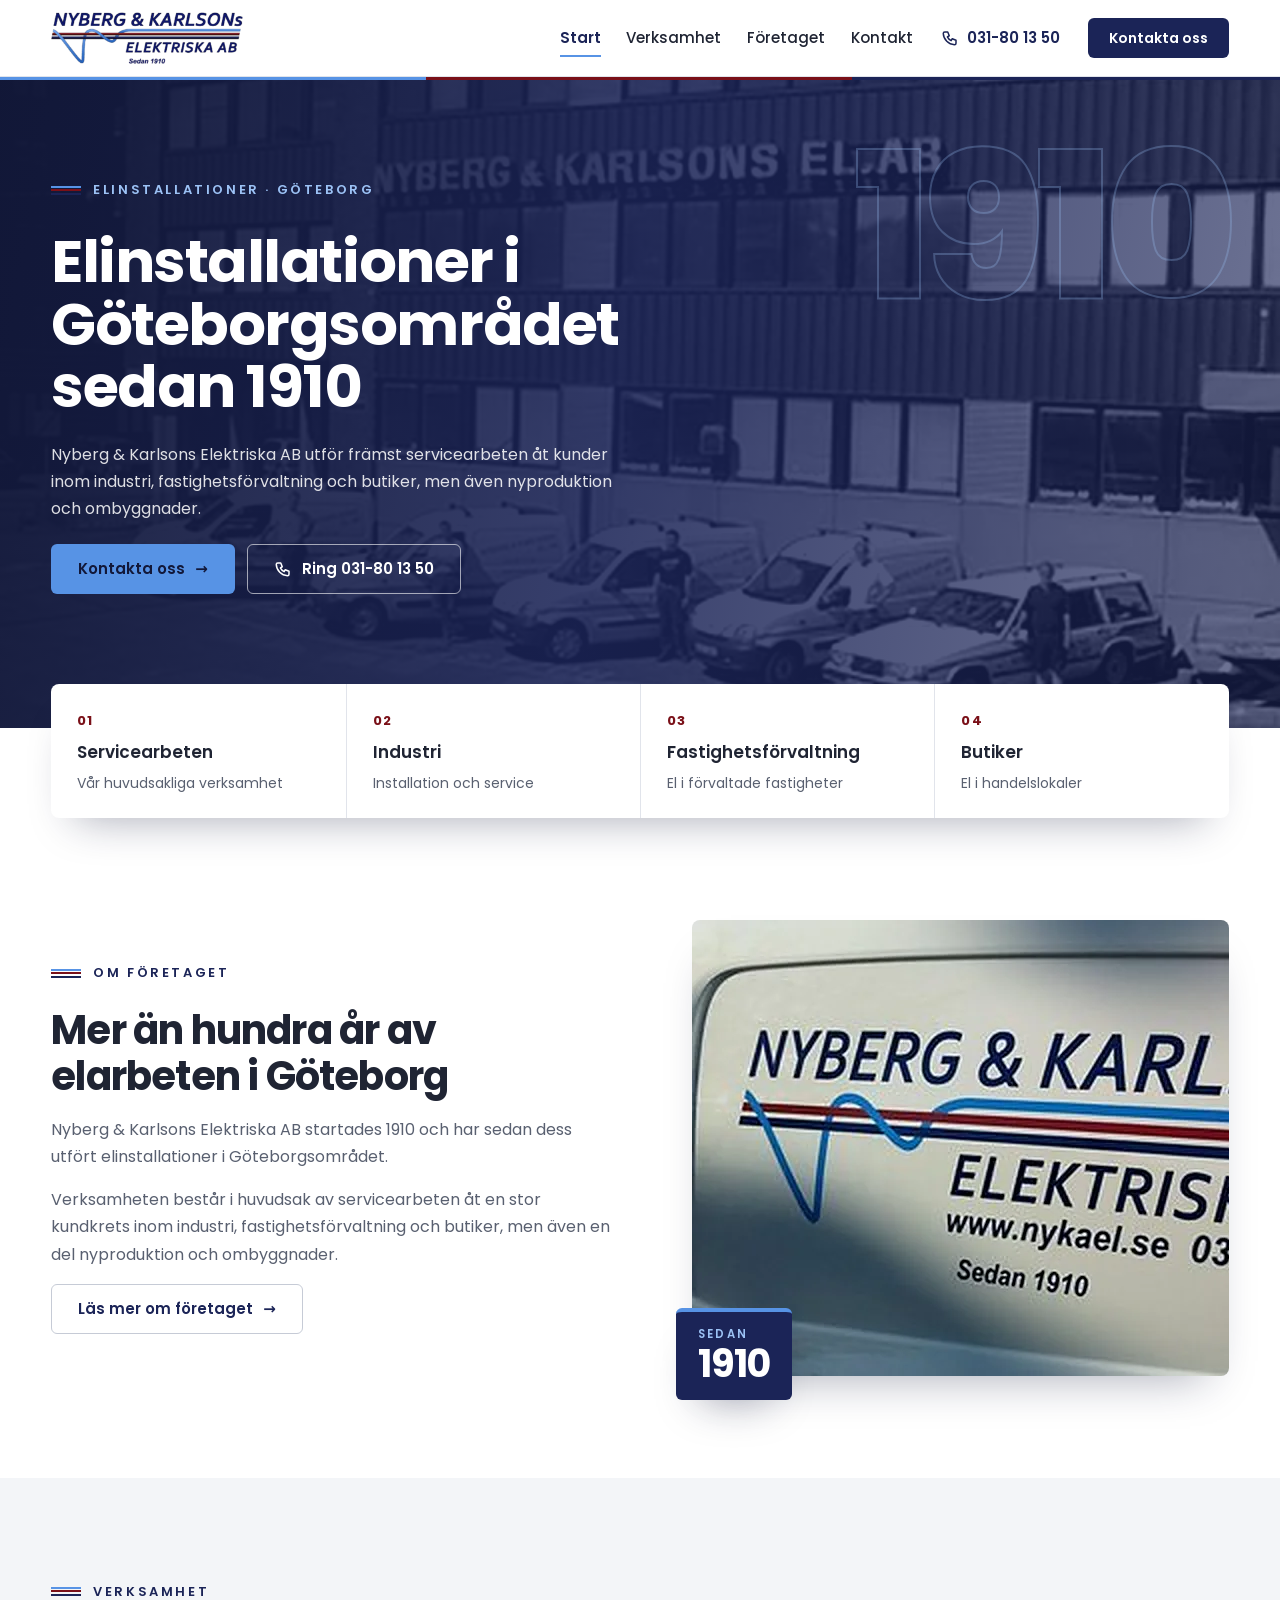
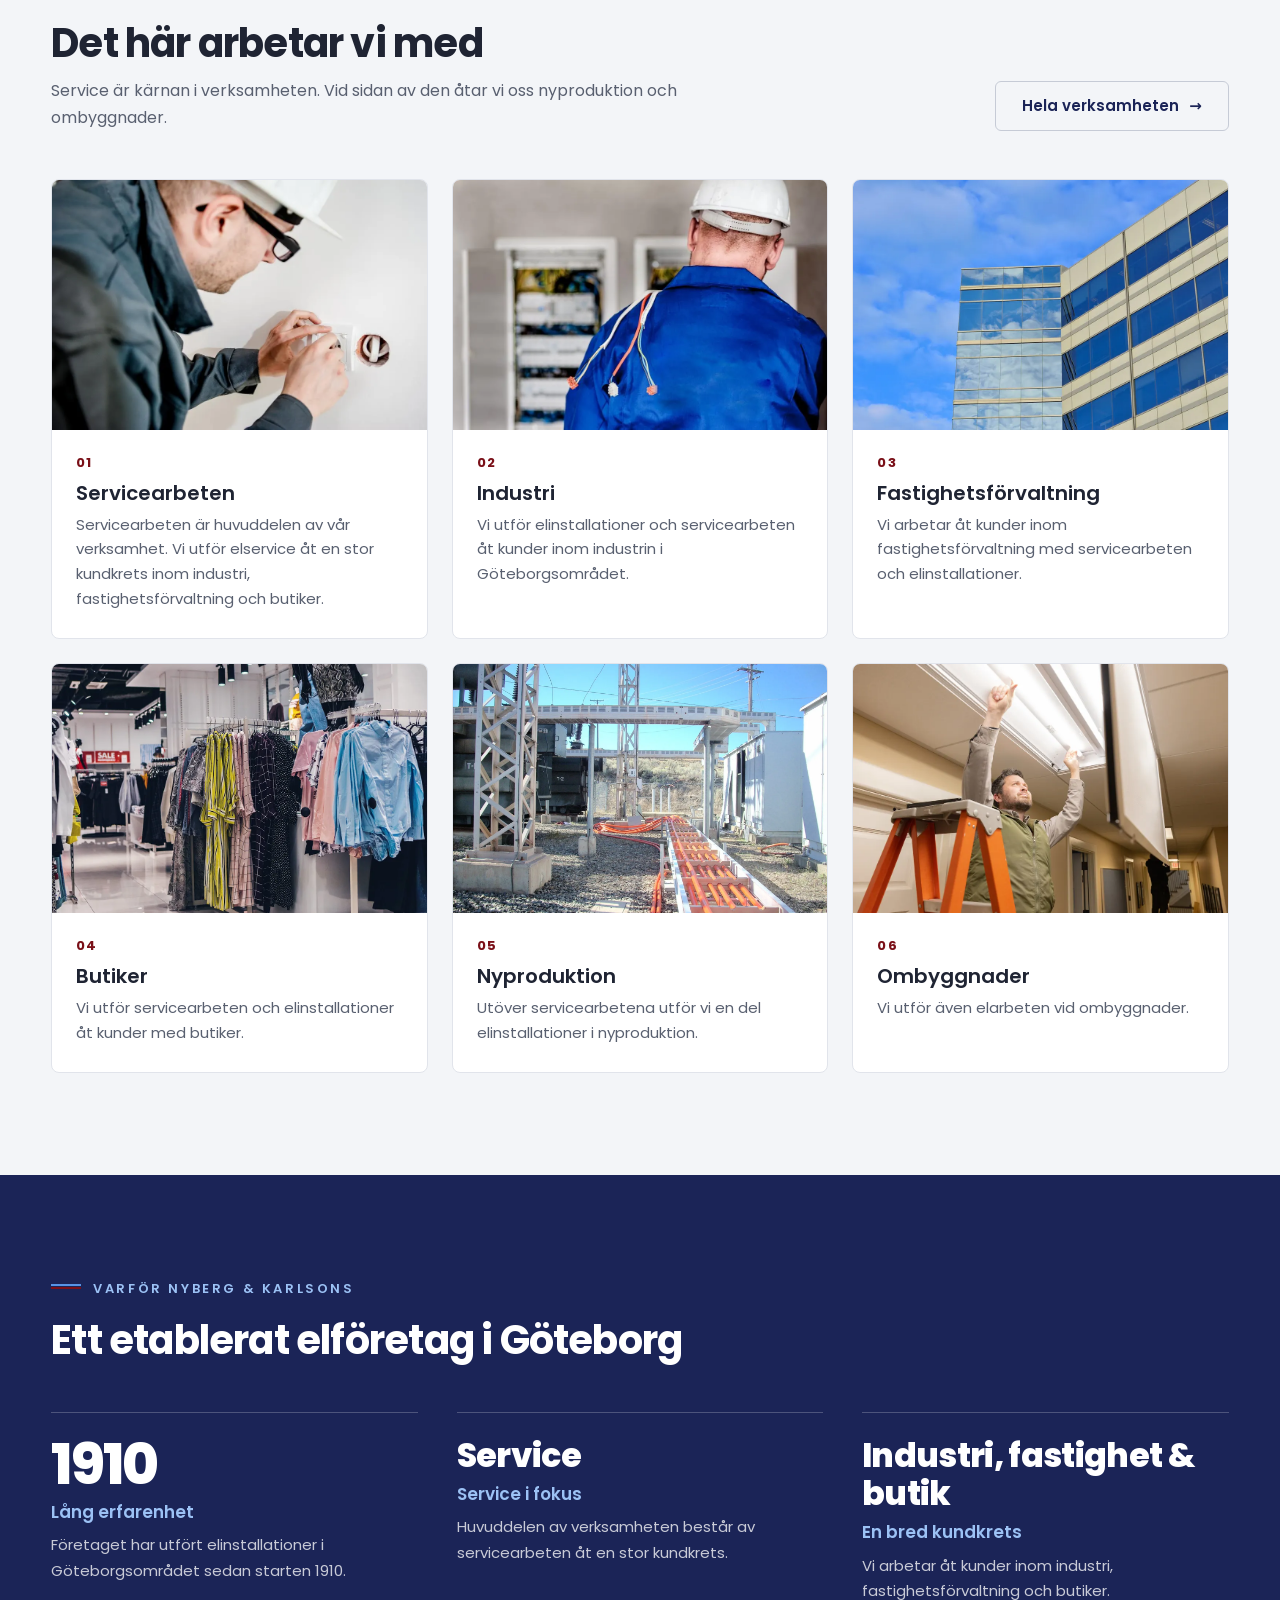
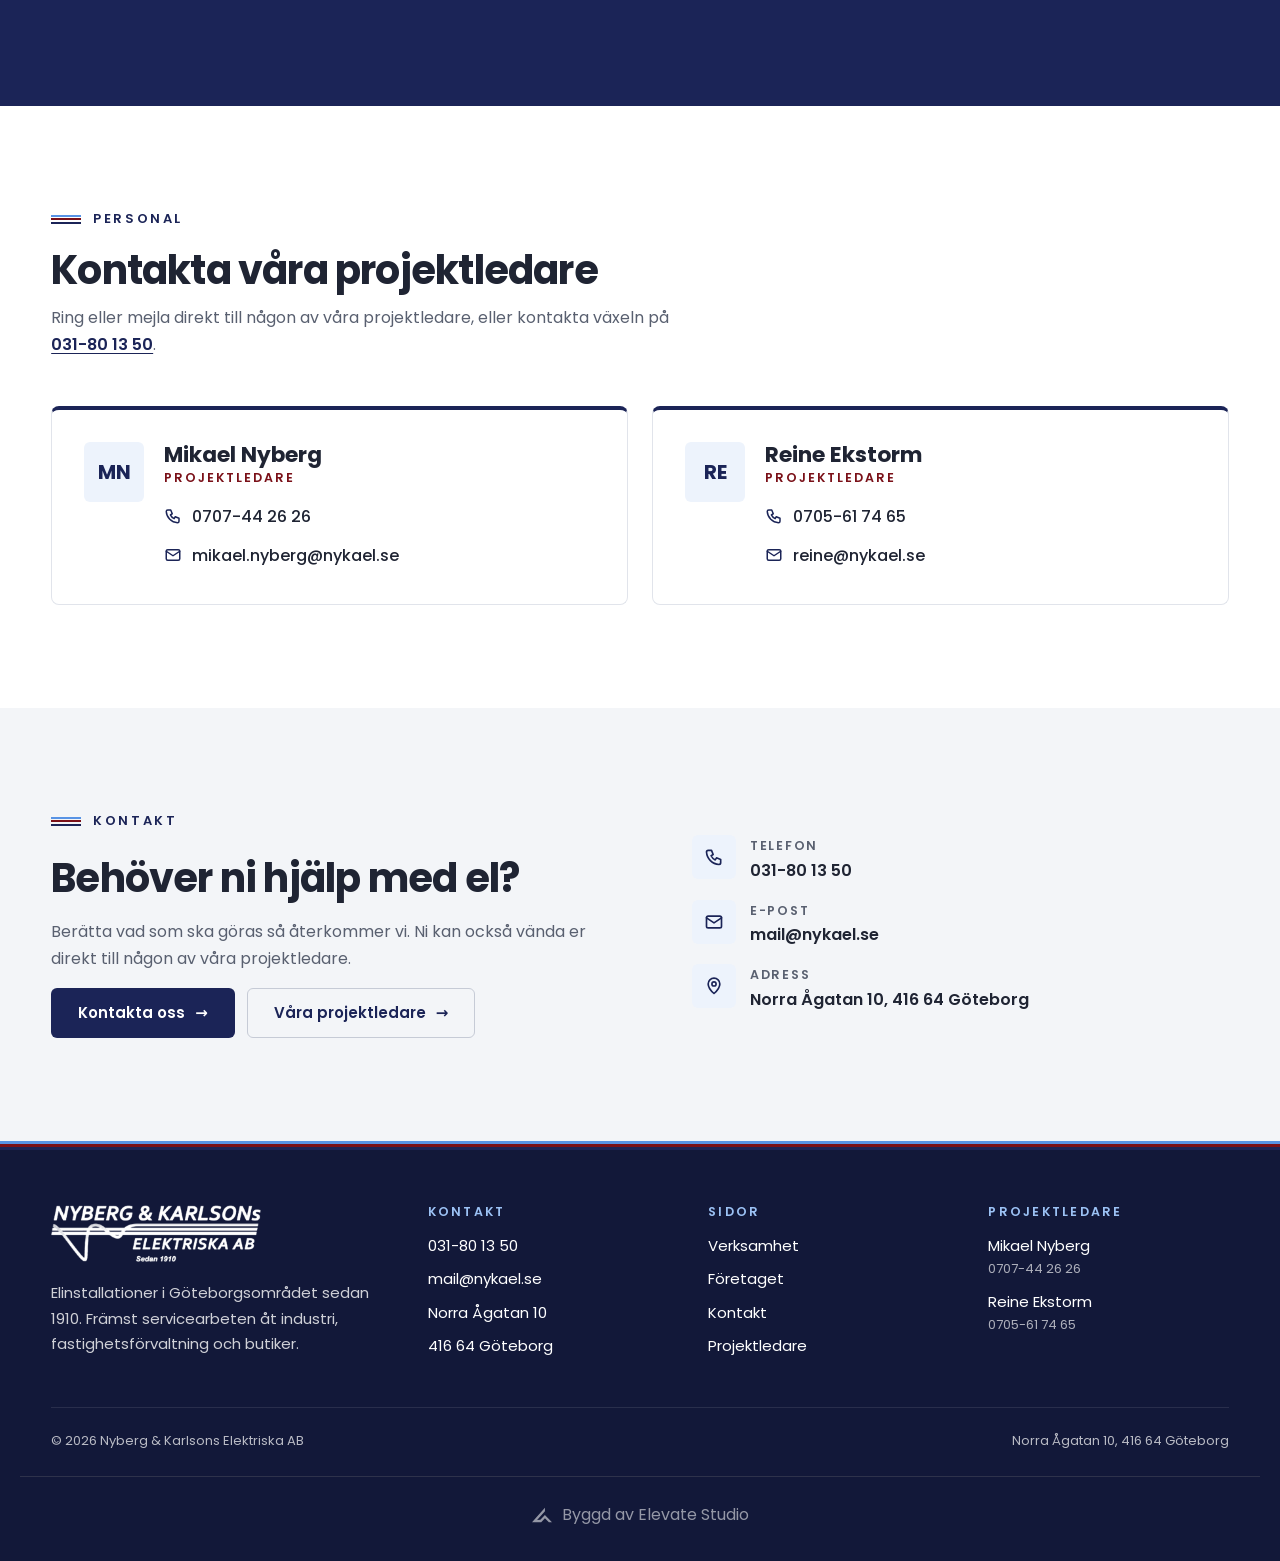
<file: site/index.html>
<!doctype html>
<html lang="sv">
<head>
<meta charset="utf-8">
<meta name="viewport" content="width=device-width, initial-scale=1, viewport-fit=cover">
<title>Elinstallationer i Göteborg sedan 1910 | Nyberg &amp; Karlsons Elektriska AB</title>
<meta name="description" content="Nyberg &amp; Karlsons Elektriska AB utför elinstallationer i Göteborgsområdet sedan 1910. Främst servicearbeten åt industri, fastighetsförvaltning och butiker.">
<link rel="canonical" href="https://nykael.se/">
<meta name="theme-color" content="#1b2457">
<meta property="og:type" content="website">
<meta property="og:locale" content="sv_SE">
<meta property="og:site_name" content="Nyberg &amp; Karlsons Elektriska AB">
<meta property="og:title" content="Elinstallationer i Göteborg sedan 1910 | Nyberg &amp; Karlsons Elektriska AB">
<meta property="og:description" content="Nyberg &amp; Karlsons Elektriska AB utför elinstallationer i Göteborgsområdet sedan 1910. Främst servicearbeten åt industri, fastighetsförvaltning och butiker.">
<meta property="og:url" content="https://nykael.se/">
<meta property="og:image" content="https://nykael.se/img/og-bild.jpg">
<meta property="og:image:width" content="1200">
<meta property="og:image:height" content="630">
<meta name="twitter:card" content="summary_large_image">
<link rel="icon" type="image/png" href="img/favicon.png">
<link rel="apple-touch-icon" href="img/apple-touch-icon.png">
<link rel="preconnect" href="https://fonts.googleapis.com">
<link rel="preconnect" href="https://fonts.gstatic.com" crossorigin>
<link rel="stylesheet" href="https://fonts.googleapis.com/css2?family=Poppins:wght@300;400;500;600;700;800&display=swap">
<link rel="stylesheet" href="assets/style.css">
<script type="application/ld+json">{"@context": "https://schema.org", "@type": "Electrician", "name": "Nyberg & Karlsons Elektriska AB", "url": "https://nykael.se/", "logo": "https://nykael.se/img/logo-nyberg-karlsons.png", "image": "https://nykael.se/img/foretaget-lokaler-servicebilar.jpg", "telephone": "+46 31 80 13 50", "email": "mail@nykael.se", "foundingDate": "1910", "description": "Elinstallationer i Göteborgsområdet sedan 1910. Främst servicearbeten åt industri, fastighetsförvaltning och butiker, samt nyproduktion och ombyggnader.", "address": {"@type": "PostalAddress", "streetAddress": "Norra Ågatan 10", "postalCode": "41664", "addressLocality": "Göteborg", "addressCountry": "SE"}, "areaServed": {"@type": "Place", "name": "Göteborgsområdet"}}</script>
</head>
<body data-page="index">
<a class="skip" href="#innehall">Hoppa till innehållet</a>
<header class="nav"><div class="wrap">
<a class="logo" href="index.html"><img src="img/logo-nyberg-karlsons.png" width="640" height="176" alt="Nyberg &amp; Karlsons Elektriska AB, sedan 1910"></a>
<div class="nav-right">
<button class="burger" type="button" aria-expanded="false" aria-controls="meny"><svg viewBox="0 0 24 24" fill="none" stroke="currentColor" stroke-width="2.2" aria-hidden="true"><path d="M4 7h16M4 12h16M4 17h16"/></svg>Meny</button>
<nav aria-label="Huvudmeny"><ul class="menu" id="meny"><li><a href="index.html" aria-current="page">Start</a></li><li><a href="verksamhet/">Verksamhet</a></li><li><a href="foretaget/">Företaget</a></li><li><a href="kontakta-oss/">Kontakt</a></li></ul></nav>
<a class="nav-tel" href="tel:+4631801350" aria-label="Ring 031-80 13 50"><svg viewBox="0 0 24 24" fill="none" stroke="currentColor" stroke-width="2" stroke-linecap="round" stroke-linejoin="round" aria-hidden="true"><path d="M5 4h4l2 5-2.5 1.5a11 11 0 0 0 5 5L15 13l5 2v4a2 2 0 0 1-2 2A16 16 0 0 1 3 6a2 2 0 0 1 2-2"/></svg><span>031-80 13 50</span></a>
<a class="btn btn-navy" href="kontakta-oss/#formular">Kontakta oss</a>
</div>
</div></header>
<main id="innehall">
<section class="hero"><div class="hero-bg"><picture><source srcset="img/foretaget-lokaler-servicebilar.webp" type="image/webp"><img src="img/foretaget-lokaler-servicebilar.jpg" alt="" width="800" height="452" fetchpriority="high" decoding="async" style="object-position:center 40%"></picture></div><div class="year" aria-hidden="true">1910</div><div class="wrap">
<div class="hero-text"><span class="eyebrow">Elinstallationer · Göteborg</span><h1>Elinstallationer i Göteborgsområdet sedan 1910</h1><p class="lead">Nyberg &amp; Karlsons Elektriska AB utför främst servicearbeten åt kunder inom industri, fastighetsförvaltning och butiker, men även nyproduktion och ombyggnader.</p>
<div class="btns"><a class="btn btn-blue arrow" href="kontakta-oss/#formular">Kontakta oss </a><a class="btn btn-ghost" href="tel:+4631801350"><svg viewBox="0 0 24 24" fill="none" stroke="currentColor" stroke-width="2" stroke-linecap="round" stroke-linejoin="round" aria-hidden="true"><path d="M5 4h4l2 5-2.5 1.5a11 11 0 0 0 5 5L15 13l5 2v4a2 2 0 0 1-2 2A16 16 0 0 1 3 6a2 2 0 0 1 2-2"/></svg>Ring 031-80 13 50</a></div></div>
<nav class="hero-list" aria-label="Verksamhetsområden"><a href="verksamhet/#service"><i>01</i><b>Servicearbeten</b><small>Vår huvudsakliga verksamhet</small></a><a href="verksamhet/#industri"><i>02</i><b>Industri</b><small>Installation och service</small></a><a href="verksamhet/#fastighet"><i>03</i><b>Fastighetsförvaltning</b><small>El i förvaltade fastigheter</small></a><a href="verksamhet/#butik"><i>04</i><b>Butiker</b><small>El i handelslokaler</small></a></nav></div></section>
<section class="sec" id="om"><div class="wrap split">
<div class="prose"><span class="eyebrow">Om företaget</span><h2 class="h2">Mer än hundra år av elarbeten i Göteborg</h2>
<p>Nyberg &amp; Karlsons Elektriska AB startades 1910 och har sedan dess utfört elinstallationer i Göteborgsområdet.</p>
<p>Verksamheten består i huvudsak av servicearbeten åt en stor kundkrets inom industri, fastighetsförvaltning och butiker, men även en del nyproduktion och ombyggnader.</p>
<div class="btns"><a class="btn btn-line arrow" href="foretaget/">Läs mer om företaget </a></div></div>
<figure class="media left"><picture><source srcset="img/servicebil-dekal.webp" type="image/webp"><img src="img/servicebil-dekal.jpg" alt="Servicebil med Nyberg &amp; Karlsons logotyp och texten Sedan 1910" width="806" height="456" loading="lazy" decoding="async"></picture><div class="badge"><small>Sedan</small><b>1910</b></div></figure>
</div></section>
<section class="sec gray" id="verksamhet"><div class="wrap">
<div class="sec-head"><div class="prose"><span class="eyebrow">Verksamhet</span><h2 class="h2">Det här arbetar vi med</h2>
<p>Service är kärnan i verksamheten. Vid sidan av den åtar vi oss nyproduktion och ombyggnader.</p></div>
<a class="btn btn-line arrow" href="verksamhet/">Hela verksamheten </a></div>
<div class="grid g3"><article class="svc" data-id="service"><div class="img"><picture><source srcset="img/bild-elservice.webp" type="image/webp"><img src="img/bild-elservice.jpg" alt="Elektriker monterar ett vägguttag" width="960" height="640" loading="lazy" decoding="async"></picture></div><div class="in"><i>01</i><h3>Servicearbeten</h3><p>Servicearbeten är huvuddelen av vår verksamhet. Vi utför elservice åt en stor kundkrets inom industri, fastighetsförvaltning och butiker.</p></div></article><article class="svc" data-id="industri"><div class="img"><picture><source srcset="img/bild-industri-elcentral.webp" type="image/webp"><img src="img/bild-industri-elcentral.jpg" alt="Elektriker arbetar i ett elskåp" width="960" height="640" loading="lazy" decoding="async"></picture></div><div class="in"><i>02</i><h3>Industri</h3><p>Vi utför elinstallationer och servicearbeten åt kunder inom industrin i Göteborgsområdet.</p></div></article><article class="svc" data-id="fastighet"><div class="img"><picture><source srcset="img/bild-fastighet-kontorshus.webp" type="image/webp"><img src="img/bild-fastighet-kontorshus.jpg" alt="Fasad på ett kontorshus" width="960" height="640" loading="lazy" decoding="async"></picture></div><div class="in"><i>03</i><h3>Fastighetsförvaltning</h3><p>Vi arbetar åt kunder inom fastighetsförvaltning med servicearbeten och elinstallationer.</p></div></article><article class="svc" data-id="butik"><div class="img"><picture><source srcset="img/bild-butik-interior.webp" type="image/webp"><img src="img/bild-butik-interior.jpg" alt="Interiör i en klädbutik" width="960" height="640" loading="lazy" decoding="async"></picture></div><div class="in"><i>04</i><h3>Butiker</h3><p>Vi utför servicearbeten och elinstallationer åt kunder med butiker.</p></div></article><article class="svc" data-id="nyproduktion"><div class="img"><picture><source srcset="img/bild-nyproduktion-kabelstegar.webp" type="image/webp"><img src="img/bild-nyproduktion-kabelstegar.jpg" alt="Kablar dragna på kabelstegar" width="960" height="640" loading="lazy" decoding="async"></picture></div><div class="in"><i>05</i><h3>Nyproduktion</h3><p>Utöver servicearbetena utför vi en del elinstallationer i nyproduktion.</p></div></article><article class="svc" data-id="ombyggnad"><div class="img"><picture><source srcset="img/bild-ombyggnad-belysning.webp" type="image/webp"><img src="img/bild-ombyggnad-belysning.jpg" alt="Elektriker byter belysning i ett tak" width="960" height="640" loading="lazy" decoding="async"></picture></div><div class="in"><i>06</i><h3>Ombyggnader</h3><p>Vi utför även elarbeten vid ombyggnader.</p></div></article></div></div></section>
<section class="sec dark"><div class="wrap">
<div class="sec-head"><div class="prose"><span class="eyebrow">Varför Nyberg &amp; Karlsons</span><h2 class="h2">Ett etablerat elföretag i Göteborg</h2></div></div>
<div class="facts">
<div class="fact"><div class="num">1910</div><h3>Lång erfarenhet</h3><p>Företaget har utfört elinstallationer i Göteborgsområdet sedan starten 1910.</p></div>
<div class="fact"><div class="num word">Service</div><h3>Service i fokus</h3><p>Huvuddelen av verksamheten består av servicearbeten åt en stor kundkrets.</p></div>
<div class="fact"><div class="num word">Industri, fastighet &amp; butik</div><h3>En bred kundkrets</h3><p>Vi arbetar åt kunder inom industri, fastighetsförvaltning och butiker.</p></div>
</div></div></section>
<section class="sec" id="projektledare"><div class="wrap">
<div class="sec-head"><div class="prose"><span class="eyebrow">Personal</span><h2 class="h2">Kontakta våra projektledare</h2>
<p>Ring eller mejla direkt till någon av våra projektledare, eller kontakta växeln på <a href="tel:+4631801350">031-80 13 50</a>.</p></div></div>
<div class="grid g2"><article class="person"><div class="av" aria-hidden="true">MN</div><div>
<h3>Mikael Nyberg</h3><p class="role">Projektledare</p>
<ul><li><a href="tel:+46707442626"><svg viewBox="0 0 24 24" fill="none" stroke="currentColor" stroke-width="2" stroke-linecap="round" stroke-linejoin="round" aria-hidden="true"><path d="M5 4h4l2 5-2.5 1.5a11 11 0 0 0 5 5L15 13l5 2v4a2 2 0 0 1-2 2A16 16 0 0 1 3 6a2 2 0 0 1 2-2"/></svg>0707-44 26 26</a></li><li><a href="mailto:mikael.nyberg@nykael.se"><svg viewBox="0 0 24 24" fill="none" stroke="currentColor" stroke-width="2" stroke-linecap="round" stroke-linejoin="round" aria-hidden="true"><rect x="3" y="5" width="18" height="14" rx="2"/><path d="M3 7l9 6 9-6"/></svg>mikael.nyberg@nykael.se</a></li></ul>
</div></article><article class="person"><div class="av" aria-hidden="true">RE</div><div>
<h3>Reine Ekstorm</h3><p class="role">Projektledare</p>
<ul><li><a href="tel:+46705617465"><svg viewBox="0 0 24 24" fill="none" stroke="currentColor" stroke-width="2" stroke-linecap="round" stroke-linejoin="round" aria-hidden="true"><path d="M5 4h4l2 5-2.5 1.5a11 11 0 0 0 5 5L15 13l5 2v4a2 2 0 0 1-2 2A16 16 0 0 1 3 6a2 2 0 0 1 2-2"/></svg>0705-61 74 65</a></li><li><a href="mailto:reine@nykael.se"><svg viewBox="0 0 24 24" fill="none" stroke="currentColor" stroke-width="2" stroke-linecap="round" stroke-linejoin="round" aria-hidden="true"><rect x="3" y="5" width="18" height="14" rx="2"/><path d="M3 7l9 6 9-6"/></svg>reine@nykael.se</a></li></ul>
</div></article></div></div></section>
<section class="sec gray"><div class="wrap split">
<div class="prose"><span class="eyebrow">Kontakt</span><h2 class="h2">Behöver ni hjälp med el?</h2>
<p>Berätta vad som ska göras så återkommer vi. Ni kan också vända er direkt till någon av våra projektledare.</p>
<div class="btns"><a class="btn btn-navy arrow" href="kontakta-oss/#formular">Kontakta oss </a><a class="btn btn-line arrow" href="kontakta-oss/#projektledare">Våra projektledare </a></div></div>
<ul class="contact-list">
<li><span class="ic"><svg viewBox="0 0 24 24" fill="none" stroke="currentColor" stroke-width="2" stroke-linecap="round" stroke-linejoin="round" aria-hidden="true"><path d="M5 4h4l2 5-2.5 1.5a11 11 0 0 0 5 5L15 13l5 2v4a2 2 0 0 1-2 2A16 16 0 0 1 3 6a2 2 0 0 1 2-2"/></svg></span><div><b>Telefon</b><a href="tel:+4631801350">031-80 13 50</a></div></li>
<li><span class="ic"><svg viewBox="0 0 24 24" fill="none" stroke="currentColor" stroke-width="2" stroke-linecap="round" stroke-linejoin="round" aria-hidden="true"><rect x="3" y="5" width="18" height="14" rx="2"/><path d="M3 7l9 6 9-6"/></svg></span><div><b>E-post</b><a href="mailto:mail@nykael.se">mail@nykael.se</a></div></li>
<li><span class="ic"><svg viewBox="0 0 24 24" fill="none" stroke="currentColor" stroke-width="2" stroke-linecap="round" stroke-linejoin="round" aria-hidden="true"><path d="M12 21s-7-6.2-7-11.5A7 7 0 0 1 19 9.5C19 14.8 12 21 12 21z"/><circle cx="12" cy="9.5" r="2.5"/></svg></span><div><b>Adress</b><a href="https://www.google.com/maps/search/?api=1&query=Norra+%C3%85gatan+10%2C+416+64+G%C3%B6teborg" target="_blank" rel="noopener">Norra Ågatan 10, 416 64 Göteborg</a></div></li>
</ul>
</div></section>
</main>
<footer class="foot"><div class="wrap">
<div class="foot-grid">
<div><a class="logo" href="index.html"><img src="img/logo-nyberg-karlsons-vit.png" width="640" height="176" alt="Nyberg &amp; Karlsons Elektriska AB" loading="lazy"></a>
<p>Elinstallationer i Göteborgsområdet sedan 1910. Främst servicearbeten åt industri, fastighetsförvaltning och butiker.</p></div>
<div><h2>Kontakt</h2><ul><li><a href="tel:+4631801350">031-80 13 50</a></li><li><a href="mailto:mail@nykael.se">mail@nykael.se</a></li><li>Norra Ågatan 10</li><li>416 64 Göteborg</li></ul></div>
<div><h2>Sidor</h2><ul><li><a href="verksamhet/">Verksamhet</a></li><li><a href="foretaget/">Företaget</a></li><li><a href="kontakta-oss/">Kontakt</a></li><li><a href="kontakta-oss/#projektledare">Projektledare</a></li></ul></div>
<div><h2>Projektledare</h2><ul><li><a href="mailto:mikael.nyberg@nykael.se">Mikael Nyberg</a><small>0707-44 26 26</small></li><li><a href="mailto:reine@nykael.se">Reine Ekstorm</a><small>0705-61 74 65</small></li></ul></div>
</div>
<div class="foot-bottom"><span>© 2026 Nyberg &amp; Karlsons Elektriska AB</span><span>Norra Ågatan 10, 416 64 Göteborg</span></div>
</div><!-- elevate-credit -->
<style>.elevate-credit{max-width:1240px;margin:24px auto 0;padding:20px 16px 0;border-top:1px solid rgba(128,128,128,.25);display:flex;justify-content:center;box-sizing:border-box}.elevate-credit a{display:inline-flex;align-items:center;gap:10px;padding:8px 0;font:inherit;font-size:15px;line-height:1;color:inherit;opacity:.55;text-decoration:none;transition:opacity .2s}.elevate-credit a:hover,.elevate-credit a:focus-visible{opacity:1}.elevate-credit svg{width:20px;height:20px;flex:none;display:block}@media(min-width:1024px){.elevate-credit a{font-size:16px}}</style>
<div class="elevate-credit"><a href="https://elevatestudio.nu" target="_blank" rel="noopener"><svg viewBox="0 0 1884.3 1353.9" aria-hidden="true"><path d="M0.0 1353.9 L1218.7 0.0 L1218.7 329.1 L479.7 1136.4 L786.7 1132.4 L1215.5 687.4 L1884.3 1349.9 L1590.1 1349.9 L1218.6 994.7 L865.4 1349.9Z" fill="currentColor"/></svg>Byggd av Elevate Studio</a></div>
</footer>
<script src="assets/main.js"></script>
</body>
</html>
</file>
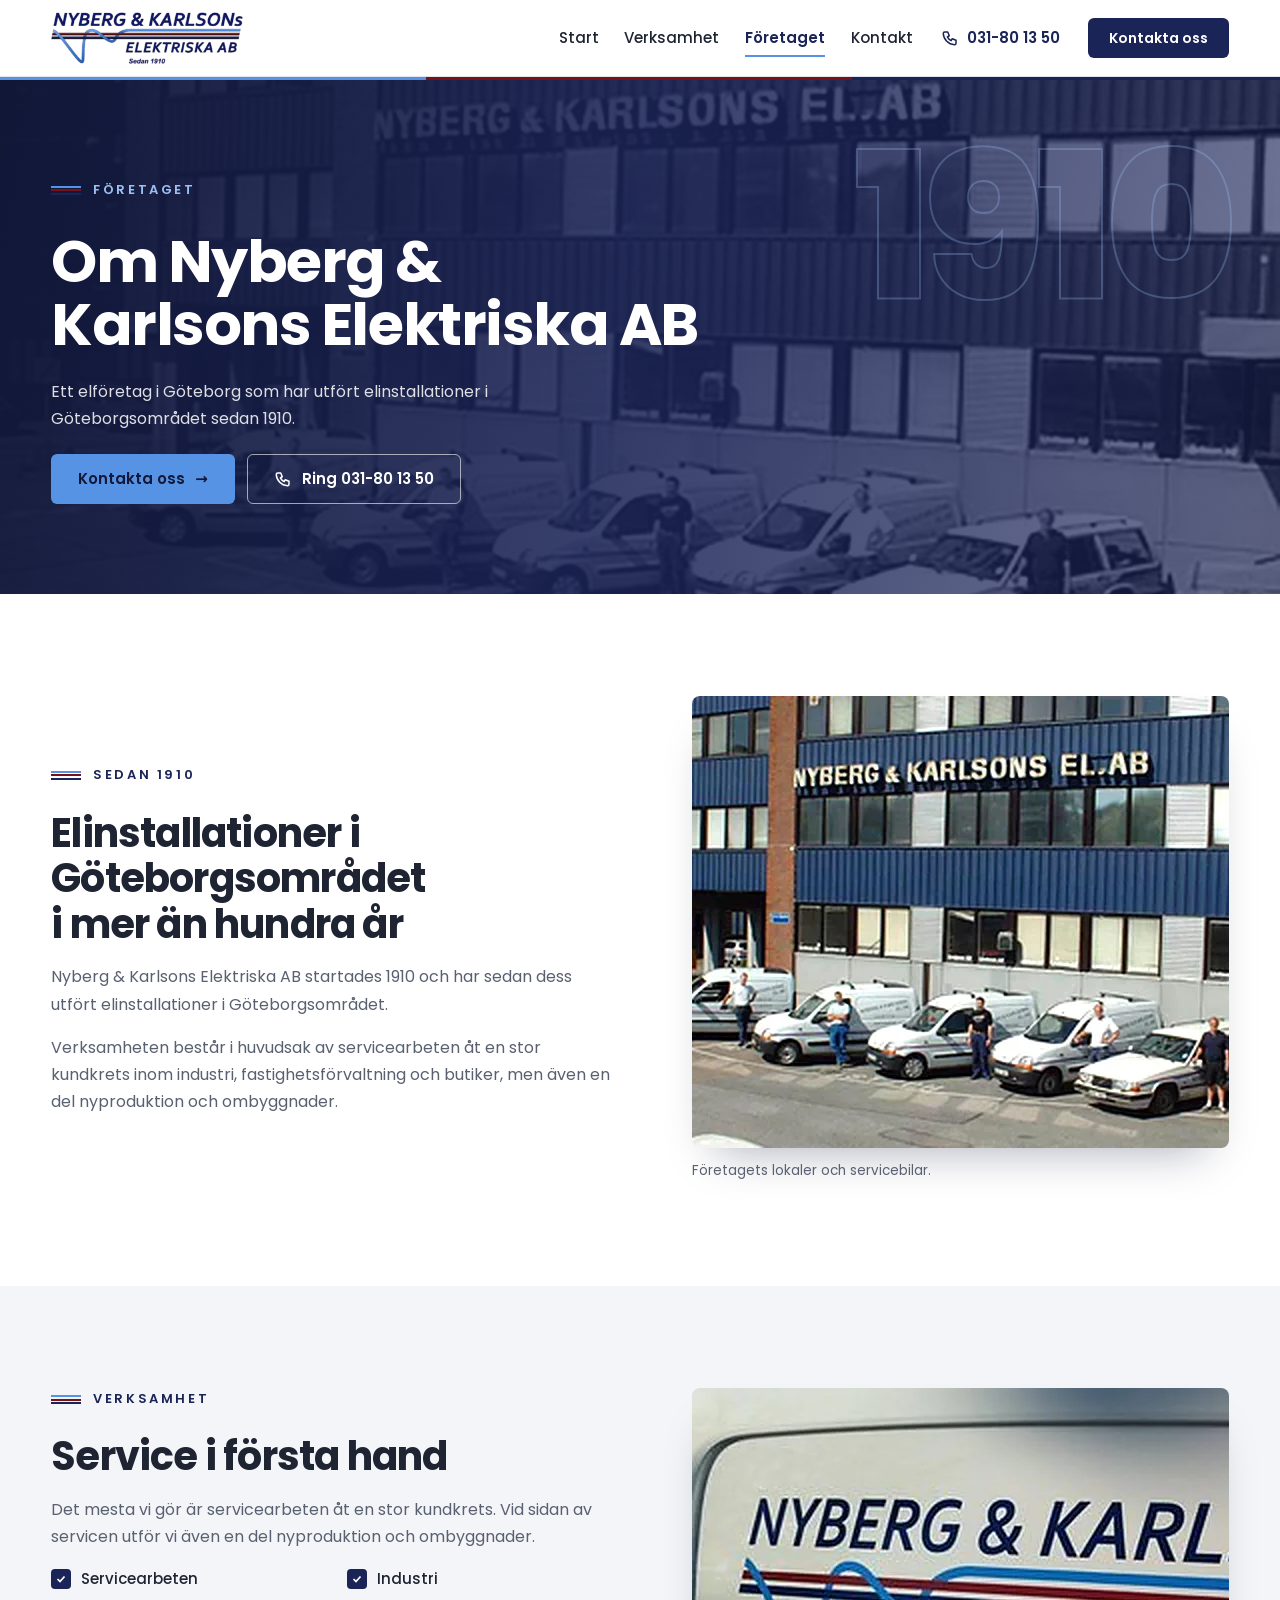
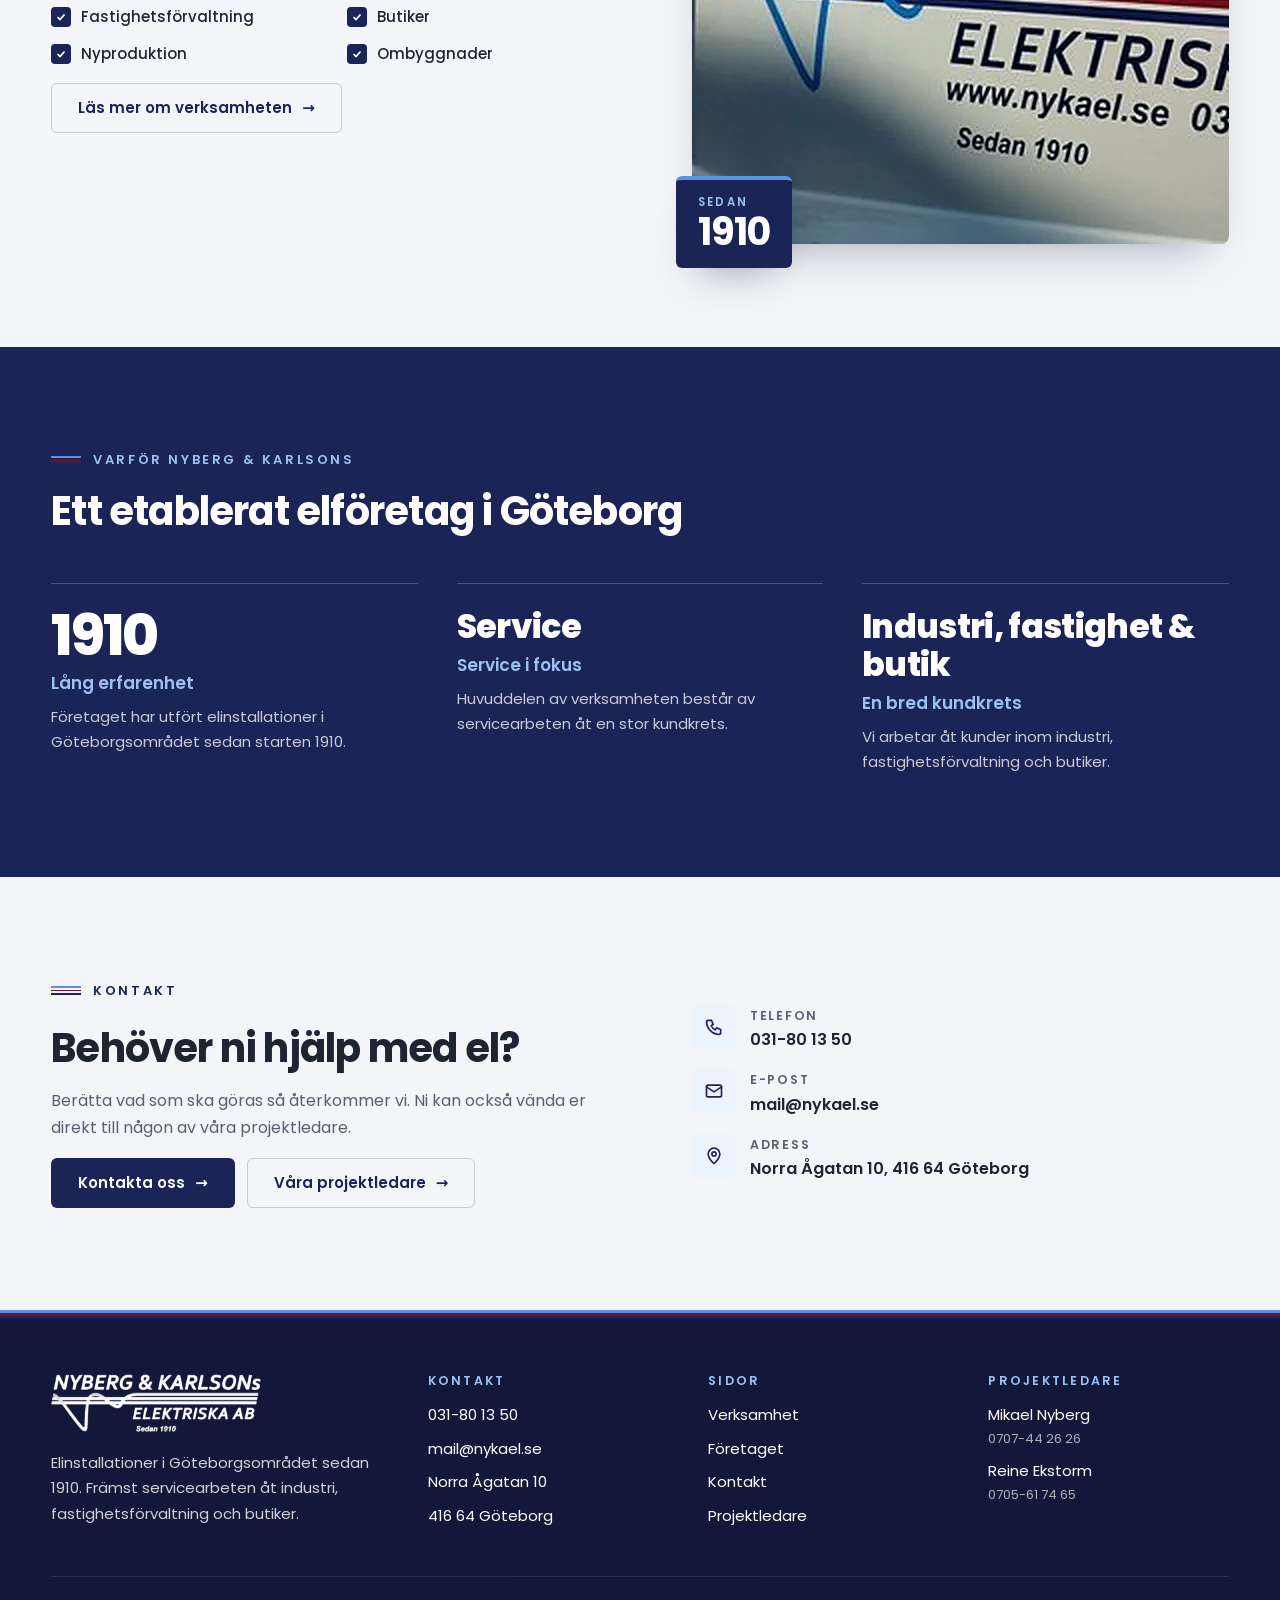
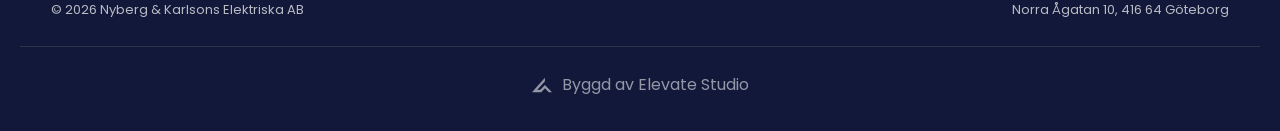
<file: site/foretaget/index.html>
<!doctype html>
<html lang="sv">
<head>
<meta charset="utf-8">
<meta name="viewport" content="width=device-width, initial-scale=1, viewport-fit=cover">
<title>Företaget – elföretag i Göteborg sedan 1910 | Nyberg &amp; Karlsons Elektriska AB</title>
<meta name="description" content="Nyberg &amp; Karlsons Elektriska AB startades 1910 och utför elinstallationer i Göteborgsområdet, främst servicearbeten åt industri, fastighetsförvaltning och butiker.">
<link rel="canonical" href="https://nykael.se/foretaget/">
<meta name="theme-color" content="#1b2457">
<meta property="og:type" content="website">
<meta property="og:locale" content="sv_SE">
<meta property="og:site_name" content="Nyberg &amp; Karlsons Elektriska AB">
<meta property="og:title" content="Företaget – elföretag i Göteborg sedan 1910 | Nyberg &amp; Karlsons Elektriska AB">
<meta property="og:description" content="Nyberg &amp; Karlsons Elektriska AB startades 1910 och utför elinstallationer i Göteborgsområdet, främst servicearbeten åt industri, fastighetsförvaltning och butiker.">
<meta property="og:url" content="https://nykael.se/foretaget/">
<meta property="og:image" content="https://nykael.se/img/og-bild.jpg">
<meta property="og:image:width" content="1200">
<meta property="og:image:height" content="630">
<meta name="twitter:card" content="summary_large_image">
<link rel="icon" type="image/png" href="../img/favicon.png">
<link rel="apple-touch-icon" href="../img/apple-touch-icon.png">
<link rel="preconnect" href="https://fonts.googleapis.com">
<link rel="preconnect" href="https://fonts.gstatic.com" crossorigin>
<link rel="stylesheet" href="https://fonts.googleapis.com/css2?family=Poppins:wght@300;400;500;600;700;800&display=swap">
<link rel="stylesheet" href="../assets/style.css">
</head>
<body data-page="foretaget">
<a class="skip" href="#innehall">Hoppa till innehållet</a>
<header class="nav"><div class="wrap">
<a class="logo" href="../index.html"><img src="../img/logo-nyberg-karlsons.png" width="640" height="176" alt="Nyberg &amp; Karlsons Elektriska AB, sedan 1910"></a>
<div class="nav-right">
<button class="burger" type="button" aria-expanded="false" aria-controls="meny"><svg viewBox="0 0 24 24" fill="none" stroke="currentColor" stroke-width="2.2" aria-hidden="true"><path d="M4 7h16M4 12h16M4 17h16"/></svg>Meny</button>
<nav aria-label="Huvudmeny"><ul class="menu" id="meny"><li><a href="../index.html">Start</a></li><li><a href="../verksamhet/">Verksamhet</a></li><li><a href="../foretaget/" aria-current="page">Företaget</a></li><li><a href="../kontakta-oss/">Kontakt</a></li></ul></nav>
<a class="nav-tel" href="tel:+4631801350" aria-label="Ring 031-80 13 50"><svg viewBox="0 0 24 24" fill="none" stroke="currentColor" stroke-width="2" stroke-linecap="round" stroke-linejoin="round" aria-hidden="true"><path d="M5 4h4l2 5-2.5 1.5a11 11 0 0 0 5 5L15 13l5 2v4a2 2 0 0 1-2 2A16 16 0 0 1 3 6a2 2 0 0 1 2-2"/></svg><span>031-80 13 50</span></a>
<a class="btn btn-navy" href="../kontakta-oss/#formular">Kontakta oss</a>
</div>
</div></header>
<main id="innehall">
<section class="hero no-cards"><div class="hero-bg"><picture><source srcset="../img/foretaget-lokaler-servicebilar.webp" type="image/webp"><img src="../img/foretaget-lokaler-servicebilar.jpg" alt="" width="800" height="452" fetchpriority="high" decoding="async" style="object-position:center 40%"></picture></div><div class="year" aria-hidden="true">1910</div><div class="wrap">
<div class="hero-text"><span class="eyebrow">Företaget</span><h1>Om Nyberg &amp; Karlsons Elektriska AB</h1><p class="lead">Ett elföretag i Göteborg som har utfört elinstallationer i Göteborgsområdet sedan 1910.</p>
<div class="btns"><a class="btn btn-blue arrow" href="../kontakta-oss/#formular">Kontakta oss </a><a class="btn btn-ghost" href="tel:+4631801350"><svg viewBox="0 0 24 24" fill="none" stroke="currentColor" stroke-width="2" stroke-linecap="round" stroke-linejoin="round" aria-hidden="true"><path d="M5 4h4l2 5-2.5 1.5a11 11 0 0 0 5 5L15 13l5 2v4a2 2 0 0 1-2 2A16 16 0 0 1 3 6a2 2 0 0 1 2-2"/></svg>Ring 031-80 13 50</a></div></div>
</div></section>
<section class="sec"><div class="wrap split">
<div class="prose"><span class="eyebrow">Sedan 1910</span><h2 class="h2">Elinstallationer i Göteborgsområdet i mer än hundra år</h2>
<p>Nyberg &amp; Karlsons Elektriska AB startades 1910 och har sedan dess utfört elinstallationer i Göteborgsområdet.</p>
<p>Verksamheten består i huvudsak av servicearbeten åt en stor kundkrets inom industri, fastighetsförvaltning och butiker, men även en del nyproduktion och ombyggnader.</p></div>
<figure class="media"><picture><source srcset="../img/foretaget-lokaler-servicebilar.webp" type="image/webp"><img src="../img/foretaget-lokaler-servicebilar.jpg" alt="Nyberg &amp; Karlsons Elektriska AB:s kontorsbyggnad med företagsskylt, med personal och fem servicebilar uppställda framför" width="800" height="452" loading="lazy" decoding="async"></picture><figcaption>Företagets lokaler och servicebilar.</figcaption></figure>
</div></section>
<section class="sec gray"><div class="wrap split top">
<div class="prose"><span class="eyebrow">Verksamhet</span><h2 class="h2">Service i första hand</h2>
<p>Det mesta vi gör är servicearbeten åt en stor kundkrets. Vid sidan av servicen utför vi även en del nyproduktion och ombyggnader.</p>
<ul class="checklist cols"><li class="chk">Servicearbeten</li><li class="chk">Industri</li><li class="chk">Fastighetsförvaltning</li><li class="chk">Butiker</li><li class="chk">Nyproduktion</li><li class="chk">Ombyggnader</li></ul>
<div class="btns"><a class="btn btn-line arrow" href="../verksamhet/">Läs mer om verksamheten </a></div></div>
<figure class="media left"><picture><source srcset="../img/servicebil-dekal.webp" type="image/webp"><img src="../img/servicebil-dekal.jpg" alt="Servicebil med Nyberg &amp; Karlsons logotyp och texten Sedan 1910" width="806" height="456" loading="lazy" decoding="async"></picture><div class="badge"><small>Sedan</small><b>1910</b></div></figure>
</div></section>
<section class="sec dark"><div class="wrap">
<div class="sec-head"><div class="prose"><span class="eyebrow">Varför Nyberg &amp; Karlsons</span><h2 class="h2">Ett etablerat elföretag i Göteborg</h2></div></div>
<div class="facts">
<div class="fact"><div class="num">1910</div><h3>Lång erfarenhet</h3><p>Företaget har utfört elinstallationer i Göteborgsområdet sedan starten 1910.</p></div>
<div class="fact"><div class="num word">Service</div><h3>Service i fokus</h3><p>Huvuddelen av verksamheten består av servicearbeten åt en stor kundkrets.</p></div>
<div class="fact"><div class="num word">Industri, fastighet &amp; butik</div><h3>En bred kundkrets</h3><p>Vi arbetar åt kunder inom industri, fastighetsförvaltning och butiker.</p></div>
</div></div></section>
<section class="sec gray"><div class="wrap split">
<div class="prose"><span class="eyebrow">Kontakt</span><h2 class="h2">Behöver ni hjälp med el?</h2>
<p>Berätta vad som ska göras så återkommer vi. Ni kan också vända er direkt till någon av våra projektledare.</p>
<div class="btns"><a class="btn btn-navy arrow" href="../kontakta-oss/#formular">Kontakta oss </a><a class="btn btn-line arrow" href="../kontakta-oss/#projektledare">Våra projektledare </a></div></div>
<ul class="contact-list">
<li><span class="ic"><svg viewBox="0 0 24 24" fill="none" stroke="currentColor" stroke-width="2" stroke-linecap="round" stroke-linejoin="round" aria-hidden="true"><path d="M5 4h4l2 5-2.5 1.5a11 11 0 0 0 5 5L15 13l5 2v4a2 2 0 0 1-2 2A16 16 0 0 1 3 6a2 2 0 0 1 2-2"/></svg></span><div><b>Telefon</b><a href="tel:+4631801350">031-80 13 50</a></div></li>
<li><span class="ic"><svg viewBox="0 0 24 24" fill="none" stroke="currentColor" stroke-width="2" stroke-linecap="round" stroke-linejoin="round" aria-hidden="true"><rect x="3" y="5" width="18" height="14" rx="2"/><path d="M3 7l9 6 9-6"/></svg></span><div><b>E-post</b><a href="mailto:mail@nykael.se">mail@nykael.se</a></div></li>
<li><span class="ic"><svg viewBox="0 0 24 24" fill="none" stroke="currentColor" stroke-width="2" stroke-linecap="round" stroke-linejoin="round" aria-hidden="true"><path d="M12 21s-7-6.2-7-11.5A7 7 0 0 1 19 9.5C19 14.8 12 21 12 21z"/><circle cx="12" cy="9.5" r="2.5"/></svg></span><div><b>Adress</b><a href="https://www.google.com/maps/search/?api=1&query=Norra+%C3%85gatan+10%2C+416+64+G%C3%B6teborg" target="_blank" rel="noopener">Norra Ågatan 10, 416 64 Göteborg</a></div></li>
</ul>
</div></section>
</main>
<footer class="foot"><div class="wrap">
<div class="foot-grid">
<div><a class="logo" href="../index.html"><img src="../img/logo-nyberg-karlsons-vit.png" width="640" height="176" alt="Nyberg &amp; Karlsons Elektriska AB" loading="lazy"></a>
<p>Elinstallationer i Göteborgsområdet sedan 1910. Främst servicearbeten åt industri, fastighetsförvaltning och butiker.</p></div>
<div><h2>Kontakt</h2><ul><li><a href="tel:+4631801350">031-80 13 50</a></li><li><a href="mailto:mail@nykael.se">mail@nykael.se</a></li><li>Norra Ågatan 10</li><li>416 64 Göteborg</li></ul></div>
<div><h2>Sidor</h2><ul><li><a href="../verksamhet/">Verksamhet</a></li><li><a href="../foretaget/">Företaget</a></li><li><a href="../kontakta-oss/">Kontakt</a></li><li><a href="../kontakta-oss/#projektledare">Projektledare</a></li></ul></div>
<div><h2>Projektledare</h2><ul><li><a href="mailto:mikael.nyberg@nykael.se">Mikael Nyberg</a><small>0707-44 26 26</small></li><li><a href="mailto:reine@nykael.se">Reine Ekstorm</a><small>0705-61 74 65</small></li></ul></div>
</div>
<div class="foot-bottom"><span>© 2026 Nyberg &amp; Karlsons Elektriska AB</span><span>Norra Ågatan 10, 416 64 Göteborg</span></div>
</div><!-- elevate-credit -->
<style>.elevate-credit{max-width:1240px;margin:24px auto 0;padding:20px 16px 0;border-top:1px solid rgba(128,128,128,.25);display:flex;justify-content:center;box-sizing:border-box}.elevate-credit a{display:inline-flex;align-items:center;gap:10px;padding:8px 0;font:inherit;font-size:15px;line-height:1;color:inherit;opacity:.55;text-decoration:none;transition:opacity .2s}.elevate-credit a:hover,.elevate-credit a:focus-visible{opacity:1}.elevate-credit svg{width:20px;height:20px;flex:none;display:block}@media(min-width:1024px){.elevate-credit a{font-size:16px}}</style>
<div class="elevate-credit"><a href="https://elevatestudio.nu" target="_blank" rel="noopener"><svg viewBox="0 0 1884.3 1353.9" aria-hidden="true"><path d="M0.0 1353.9 L1218.7 0.0 L1218.7 329.1 L479.7 1136.4 L786.7 1132.4 L1215.5 687.4 L1884.3 1349.9 L1590.1 1349.9 L1218.6 994.7 L865.4 1349.9Z" fill="currentColor"/></svg>Byggd av Elevate Studio</a></div>
</footer>
<script src="../assets/main.js"></script>
</body>
</html>
</file>
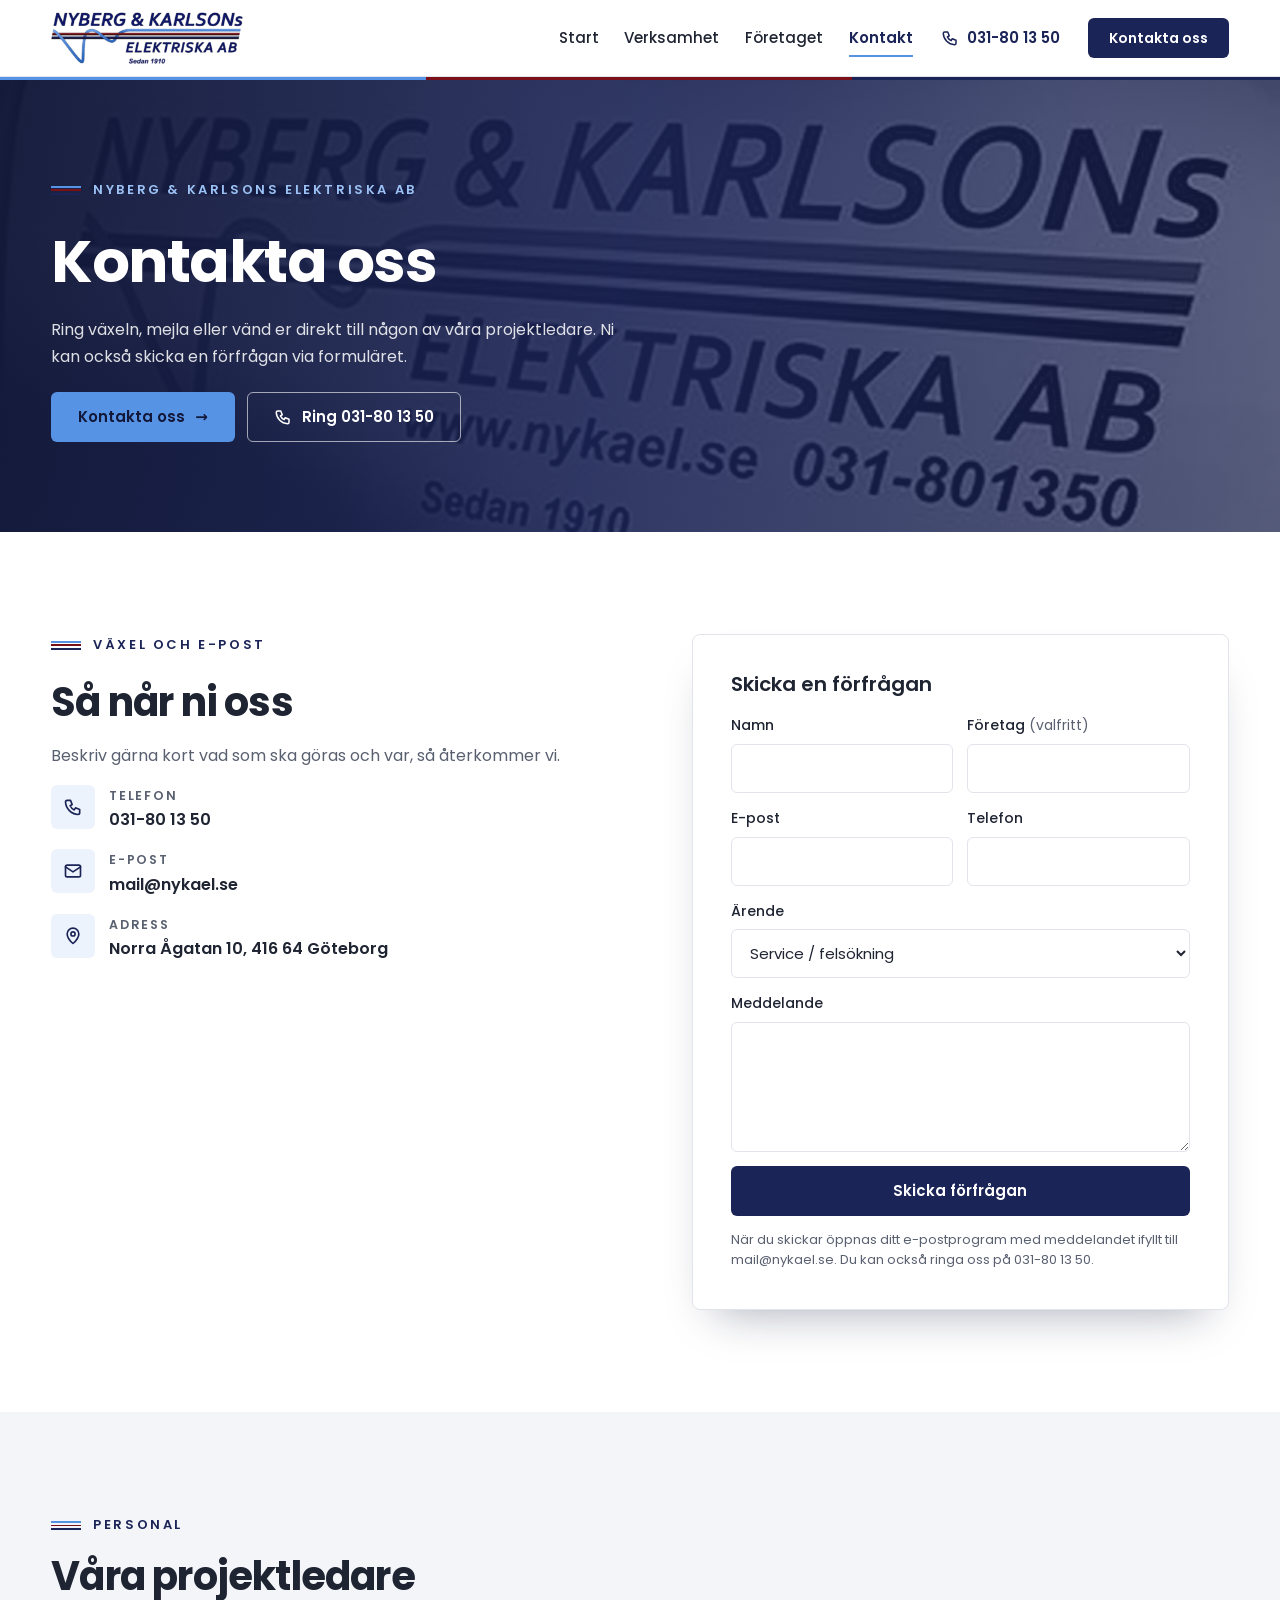
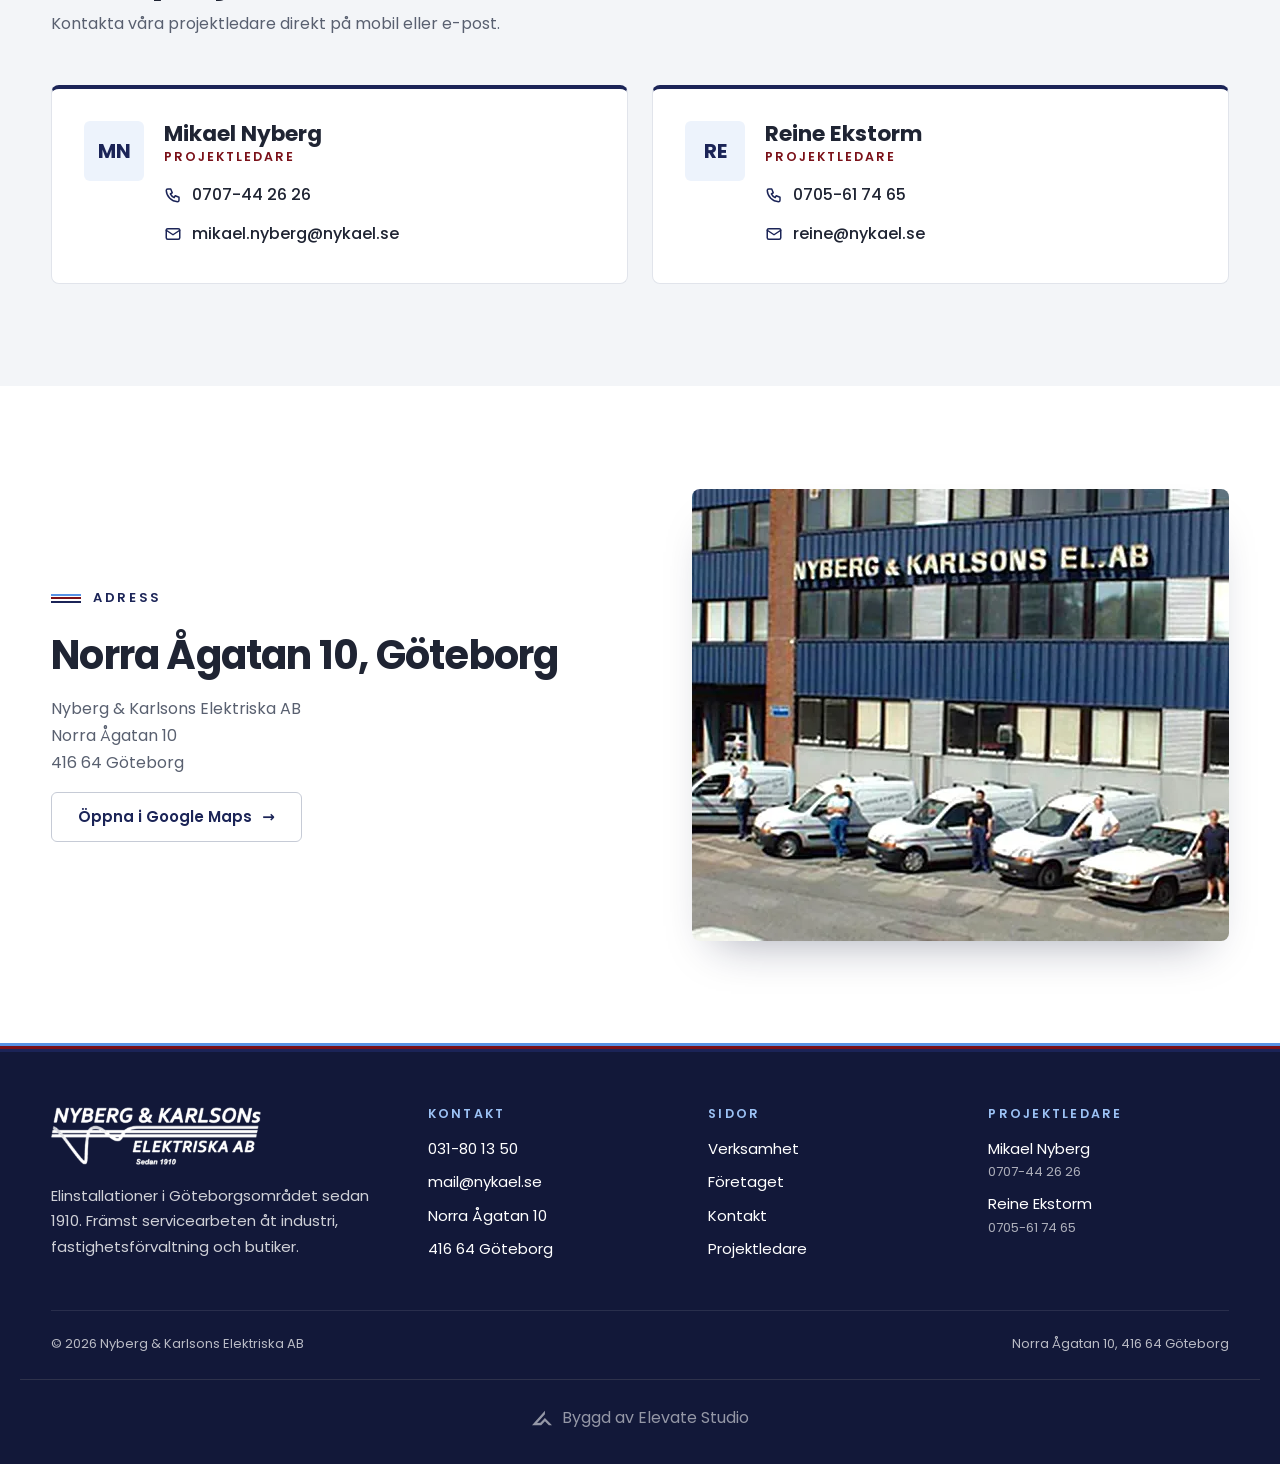
<file: site/kontakta-oss/index.html>
<!doctype html>
<html lang="sv">
<head>
<meta charset="utf-8">
<meta name="viewport" content="width=device-width, initial-scale=1, viewport-fit=cover">
<title>Kontakta oss | Nyberg &amp; Karlsons Elektriska AB, Göteborg</title>
<meta name="description" content="Kontakta Nyberg &amp; Karlsons Elektriska AB på 031-80 13 50 eller mail@nykael.se. Norra Ågatan 10, Göteborg. Kontaktuppgifter till våra projektledare.">
<link rel="canonical" href="https://nykael.se/kontakta-oss/">
<meta name="theme-color" content="#1b2457">
<meta property="og:type" content="website">
<meta property="og:locale" content="sv_SE">
<meta property="og:site_name" content="Nyberg &amp; Karlsons Elektriska AB">
<meta property="og:title" content="Kontakta oss | Nyberg &amp; Karlsons Elektriska AB, Göteborg">
<meta property="og:description" content="Kontakta Nyberg &amp; Karlsons Elektriska AB på 031-80 13 50 eller mail@nykael.se. Norra Ågatan 10, Göteborg. Kontaktuppgifter till våra projektledare.">
<meta property="og:url" content="https://nykael.se/kontakta-oss/">
<meta property="og:image" content="https://nykael.se/img/og-bild.jpg">
<meta property="og:image:width" content="1200">
<meta property="og:image:height" content="630">
<meta name="twitter:card" content="summary_large_image">
<link rel="icon" type="image/png" href="../img/favicon.png">
<link rel="apple-touch-icon" href="../img/apple-touch-icon.png">
<link rel="preconnect" href="https://fonts.googleapis.com">
<link rel="preconnect" href="https://fonts.gstatic.com" crossorigin>
<link rel="stylesheet" href="https://fonts.googleapis.com/css2?family=Poppins:wght@300;400;500;600;700;800&display=swap">
<link rel="stylesheet" href="../assets/style.css">
<script type="application/ld+json">{"@context": "https://schema.org", "@type": "Electrician", "name": "Nyberg & Karlsons Elektriska AB", "url": "https://nykael.se/", "logo": "https://nykael.se/img/logo-nyberg-karlsons.png", "image": "https://nykael.se/img/foretaget-lokaler-servicebilar.jpg", "telephone": "+46 31 80 13 50", "email": "mail@nykael.se", "foundingDate": "1910", "description": "Elinstallationer i Göteborgsområdet sedan 1910. Främst servicearbeten åt industri, fastighetsförvaltning och butiker, samt nyproduktion och ombyggnader.", "address": {"@type": "PostalAddress", "streetAddress": "Norra Ågatan 10", "postalCode": "41664", "addressLocality": "Göteborg", "addressCountry": "SE"}, "areaServed": {"@type": "Place", "name": "Göteborgsområdet"}}</script>
</head>
<body data-page="kontakt">
<a class="skip" href="#innehall">Hoppa till innehållet</a>
<header class="nav"><div class="wrap">
<a class="logo" href="../index.html"><img src="../img/logo-nyberg-karlsons.png" width="640" height="176" alt="Nyberg &amp; Karlsons Elektriska AB, sedan 1910"></a>
<div class="nav-right">
<button class="burger" type="button" aria-expanded="false" aria-controls="meny"><svg viewBox="0 0 24 24" fill="none" stroke="currentColor" stroke-width="2.2" aria-hidden="true"><path d="M4 7h16M4 12h16M4 17h16"/></svg>Meny</button>
<nav aria-label="Huvudmeny"><ul class="menu" id="meny"><li><a href="../index.html">Start</a></li><li><a href="../verksamhet/">Verksamhet</a></li><li><a href="../foretaget/">Företaget</a></li><li><a href="../kontakta-oss/" aria-current="page">Kontakt</a></li></ul></nav>
<a class="nav-tel" href="tel:+4631801350" aria-label="Ring 031-80 13 50"><svg viewBox="0 0 24 24" fill="none" stroke="currentColor" stroke-width="2" stroke-linecap="round" stroke-linejoin="round" aria-hidden="true"><path d="M5 4h4l2 5-2.5 1.5a11 11 0 0 0 5 5L15 13l5 2v4a2 2 0 0 1-2 2A16 16 0 0 1 3 6a2 2 0 0 1 2-2"/></svg><span>031-80 13 50</span></a>
<a class="btn btn-navy" href="../kontakta-oss/#formular">Kontakta oss</a>
</div>
</div></header>
<main id="innehall">
<section class="hero no-cards"><div class="hero-bg"><picture><source srcset="../img/servicebil-dekal.webp" type="image/webp"><img src="../img/servicebil-dekal.jpg" alt="" width="806" height="456" fetchpriority="high" decoding="async" style="object-position:0 50%"></picture></div><div class="wrap">
<div class="hero-text"><span class="eyebrow">Nyberg &amp; Karlsons Elektriska AB</span><h1>Kontakta oss</h1><p class="lead">Ring växeln, mejla eller vänd er direkt till någon av våra projektledare. Ni kan också skicka en förfrågan via formuläret.</p>
<div class="btns"><a class="btn btn-blue arrow" href="../kontakta-oss/#formular">Kontakta oss </a><a class="btn btn-ghost" href="tel:+4631801350"><svg viewBox="0 0 24 24" fill="none" stroke="currentColor" stroke-width="2" stroke-linecap="round" stroke-linejoin="round" aria-hidden="true"><path d="M5 4h4l2 5-2.5 1.5a11 11 0 0 0 5 5L15 13l5 2v4a2 2 0 0 1-2 2A16 16 0 0 1 3 6a2 2 0 0 1 2-2"/></svg>Ring 031-80 13 50</a></div></div>
</div></section>
<section class="sec" id="formular"><div class="wrap split top">
<div class="prose"><span class="eyebrow">Växel och e-post</span><h2 class="h2">Så når ni oss</h2>
<p>Beskriv gärna kort vad som ska göras och var, så återkommer vi.</p>
<ul class="contact-list">
<li><span class="ic"><svg viewBox="0 0 24 24" fill="none" stroke="currentColor" stroke-width="2" stroke-linecap="round" stroke-linejoin="round" aria-hidden="true"><path d="M5 4h4l2 5-2.5 1.5a11 11 0 0 0 5 5L15 13l5 2v4a2 2 0 0 1-2 2A16 16 0 0 1 3 6a2 2 0 0 1 2-2"/></svg></span><div><b>Telefon</b><a href="tel:+4631801350">031-80 13 50</a></div></li>
<li><span class="ic"><svg viewBox="0 0 24 24" fill="none" stroke="currentColor" stroke-width="2" stroke-linecap="round" stroke-linejoin="round" aria-hidden="true"><rect x="3" y="5" width="18" height="14" rx="2"/><path d="M3 7l9 6 9-6"/></svg></span><div><b>E-post</b><a href="mailto:mail@nykael.se">mail@nykael.se</a></div></li>
<li><span class="ic"><svg viewBox="0 0 24 24" fill="none" stroke="currentColor" stroke-width="2" stroke-linecap="round" stroke-linejoin="round" aria-hidden="true"><path d="M12 21s-7-6.2-7-11.5A7 7 0 0 1 19 9.5C19 14.8 12 21 12 21z"/><circle cx="12" cy="9.5" r="2.5"/></svg></span><div><b>Adress</b><a href="https://www.google.com/maps/search/?api=1&query=Norra+%C3%85gatan+10%2C+416+64+G%C3%B6teborg" target="_blank" rel="noopener">Norra Ågatan 10, 416 64 Göteborg</a></div></li>
</ul></div>
<form class="form" id="kontaktform" data-to="mail@nykael.se" novalidate>
<h3>Skicka en förfrågan</h3>
<div class="two"><label for="f-namn">Namn<input id="f-namn" name="namn" autocomplete="name" required></label>
<label for="f-foretag"><span>Företag <span class="opt">(valfritt)</span></span><input id="f-foretag" name="foretag" autocomplete="organization"></label></div>
<div class="two"><label for="f-epost">E-post<input id="f-epost" name="epost" type="email" autocomplete="email"></label>
<label for="f-tel">Telefon<input id="f-tel" name="telefon" type="tel" autocomplete="tel"></label></div>
<label for="f-arende">Ärende<select id="f-arende" name="arende"><option>Service / felsökning</option><option>Industri</option><option>Fastighetsförvaltning</option><option>Butik</option><option>Nyproduktion</option><option>Ombyggnad</option><option>Annat</option></select></label>
<label for="f-medd">Meddelande<textarea id="f-medd" name="meddelande" required></textarea></label>
<button class="btn btn-navy" type="submit">Skicka förfrågan</button>
<p class="note">När du skickar öppnas ditt e-postprogram med meddelandet ifyllt till mail@nykael.se. Du kan också ringa oss på 031-80 13 50.</p>
<p class="msg" role="status" aria-live="polite"></p>
</form></div></section>
<section class="sec gray" id="projektledare"><div class="wrap">
<div class="sec-head"><div class="prose"><span class="eyebrow">Personal</span><h2 class="h2">Våra projektledare</h2>
<p>Kontakta våra projektledare direkt på mobil eller e-post.</p></div></div>
<div class="grid g2"><article class="person"><div class="av" aria-hidden="true">MN</div><div>
<h3>Mikael Nyberg</h3><p class="role">Projektledare</p>
<ul><li><a href="tel:+46707442626"><svg viewBox="0 0 24 24" fill="none" stroke="currentColor" stroke-width="2" stroke-linecap="round" stroke-linejoin="round" aria-hidden="true"><path d="M5 4h4l2 5-2.5 1.5a11 11 0 0 0 5 5L15 13l5 2v4a2 2 0 0 1-2 2A16 16 0 0 1 3 6a2 2 0 0 1 2-2"/></svg>0707-44 26 26</a></li><li><a href="mailto:mikael.nyberg@nykael.se"><svg viewBox="0 0 24 24" fill="none" stroke="currentColor" stroke-width="2" stroke-linecap="round" stroke-linejoin="round" aria-hidden="true"><rect x="3" y="5" width="18" height="14" rx="2"/><path d="M3 7l9 6 9-6"/></svg>mikael.nyberg@nykael.se</a></li></ul>
</div></article><article class="person"><div class="av" aria-hidden="true">RE</div><div>
<h3>Reine Ekstorm</h3><p class="role">Projektledare</p>
<ul><li><a href="tel:+46705617465"><svg viewBox="0 0 24 24" fill="none" stroke="currentColor" stroke-width="2" stroke-linecap="round" stroke-linejoin="round" aria-hidden="true"><path d="M5 4h4l2 5-2.5 1.5a11 11 0 0 0 5 5L15 13l5 2v4a2 2 0 0 1-2 2A16 16 0 0 1 3 6a2 2 0 0 1 2-2"/></svg>0705-61 74 65</a></li><li><a href="mailto:reine@nykael.se"><svg viewBox="0 0 24 24" fill="none" stroke="currentColor" stroke-width="2" stroke-linecap="round" stroke-linejoin="round" aria-hidden="true"><rect x="3" y="5" width="18" height="14" rx="2"/><path d="M3 7l9 6 9-6"/></svg>reine@nykael.se</a></li></ul>
</div></article></div></div></section>
<section class="sec" id="karta"><div class="wrap split">
<div class="prose"><span class="eyebrow">Adress</span><h2 class="h2">Norra Ågatan 10, Göteborg</h2>
<p>Nyberg &amp; Karlsons Elektriska AB<br>Norra Ågatan 10<br>416 64 Göteborg</p>
<div class="btns"><a class="btn btn-line arrow" href="https://www.google.com/maps/search/?api=1&query=Norra+%C3%85gatan+10%2C+416+64+G%C3%B6teborg" target="_blank" rel="noopener">Öppna i Google Maps </a></div></div>
<figure class="media"><picture><source srcset="../img/foretaget-lokaler-servicebilar.webp" type="image/webp"><img src="../img/foretaget-lokaler-servicebilar.jpg" alt="Nyberg &amp; Karlsons Elektriska AB:s kontorsbyggnad med företagsskylt, med personal och fem servicebilar uppställda framför" width="800" height="452" loading="lazy" decoding="async"></picture></figure>
</div></section>
</main>
<footer class="foot"><div class="wrap">
<div class="foot-grid">
<div><a class="logo" href="../index.html"><img src="../img/logo-nyberg-karlsons-vit.png" width="640" height="176" alt="Nyberg &amp; Karlsons Elektriska AB" loading="lazy"></a>
<p>Elinstallationer i Göteborgsområdet sedan 1910. Främst servicearbeten åt industri, fastighetsförvaltning och butiker.</p></div>
<div><h2>Kontakt</h2><ul><li><a href="tel:+4631801350">031-80 13 50</a></li><li><a href="mailto:mail@nykael.se">mail@nykael.se</a></li><li>Norra Ågatan 10</li><li>416 64 Göteborg</li></ul></div>
<div><h2>Sidor</h2><ul><li><a href="../verksamhet/">Verksamhet</a></li><li><a href="../foretaget/">Företaget</a></li><li><a href="../kontakta-oss/">Kontakt</a></li><li><a href="../kontakta-oss/#projektledare">Projektledare</a></li></ul></div>
<div><h2>Projektledare</h2><ul><li><a href="mailto:mikael.nyberg@nykael.se">Mikael Nyberg</a><small>0707-44 26 26</small></li><li><a href="mailto:reine@nykael.se">Reine Ekstorm</a><small>0705-61 74 65</small></li></ul></div>
</div>
<div class="foot-bottom"><span>© 2026 Nyberg &amp; Karlsons Elektriska AB</span><span>Norra Ågatan 10, 416 64 Göteborg</span></div>
</div><!-- elevate-credit -->
<style>.elevate-credit{max-width:1240px;margin:24px auto 0;padding:20px 16px 0;border-top:1px solid rgba(128,128,128,.25);display:flex;justify-content:center;box-sizing:border-box}.elevate-credit a{display:inline-flex;align-items:center;gap:10px;padding:8px 0;font:inherit;font-size:15px;line-height:1;color:inherit;opacity:.55;text-decoration:none;transition:opacity .2s}.elevate-credit a:hover,.elevate-credit a:focus-visible{opacity:1}.elevate-credit svg{width:20px;height:20px;flex:none;display:block}@media(min-width:1024px){.elevate-credit a{font-size:16px}}</style>
<div class="elevate-credit"><a href="https://elevatestudio.nu" target="_blank" rel="noopener"><svg viewBox="0 0 1884.3 1353.9" aria-hidden="true"><path d="M0.0 1353.9 L1218.7 0.0 L1218.7 329.1 L479.7 1136.4 L786.7 1132.4 L1215.5 687.4 L1884.3 1349.9 L1590.1 1349.9 L1218.6 994.7 L865.4 1349.9Z" fill="currentColor"/></svg>Byggd av Elevate Studio</a></div>
</footer>
<script src="../assets/main.js"></script>
</body>
</html>
</file>
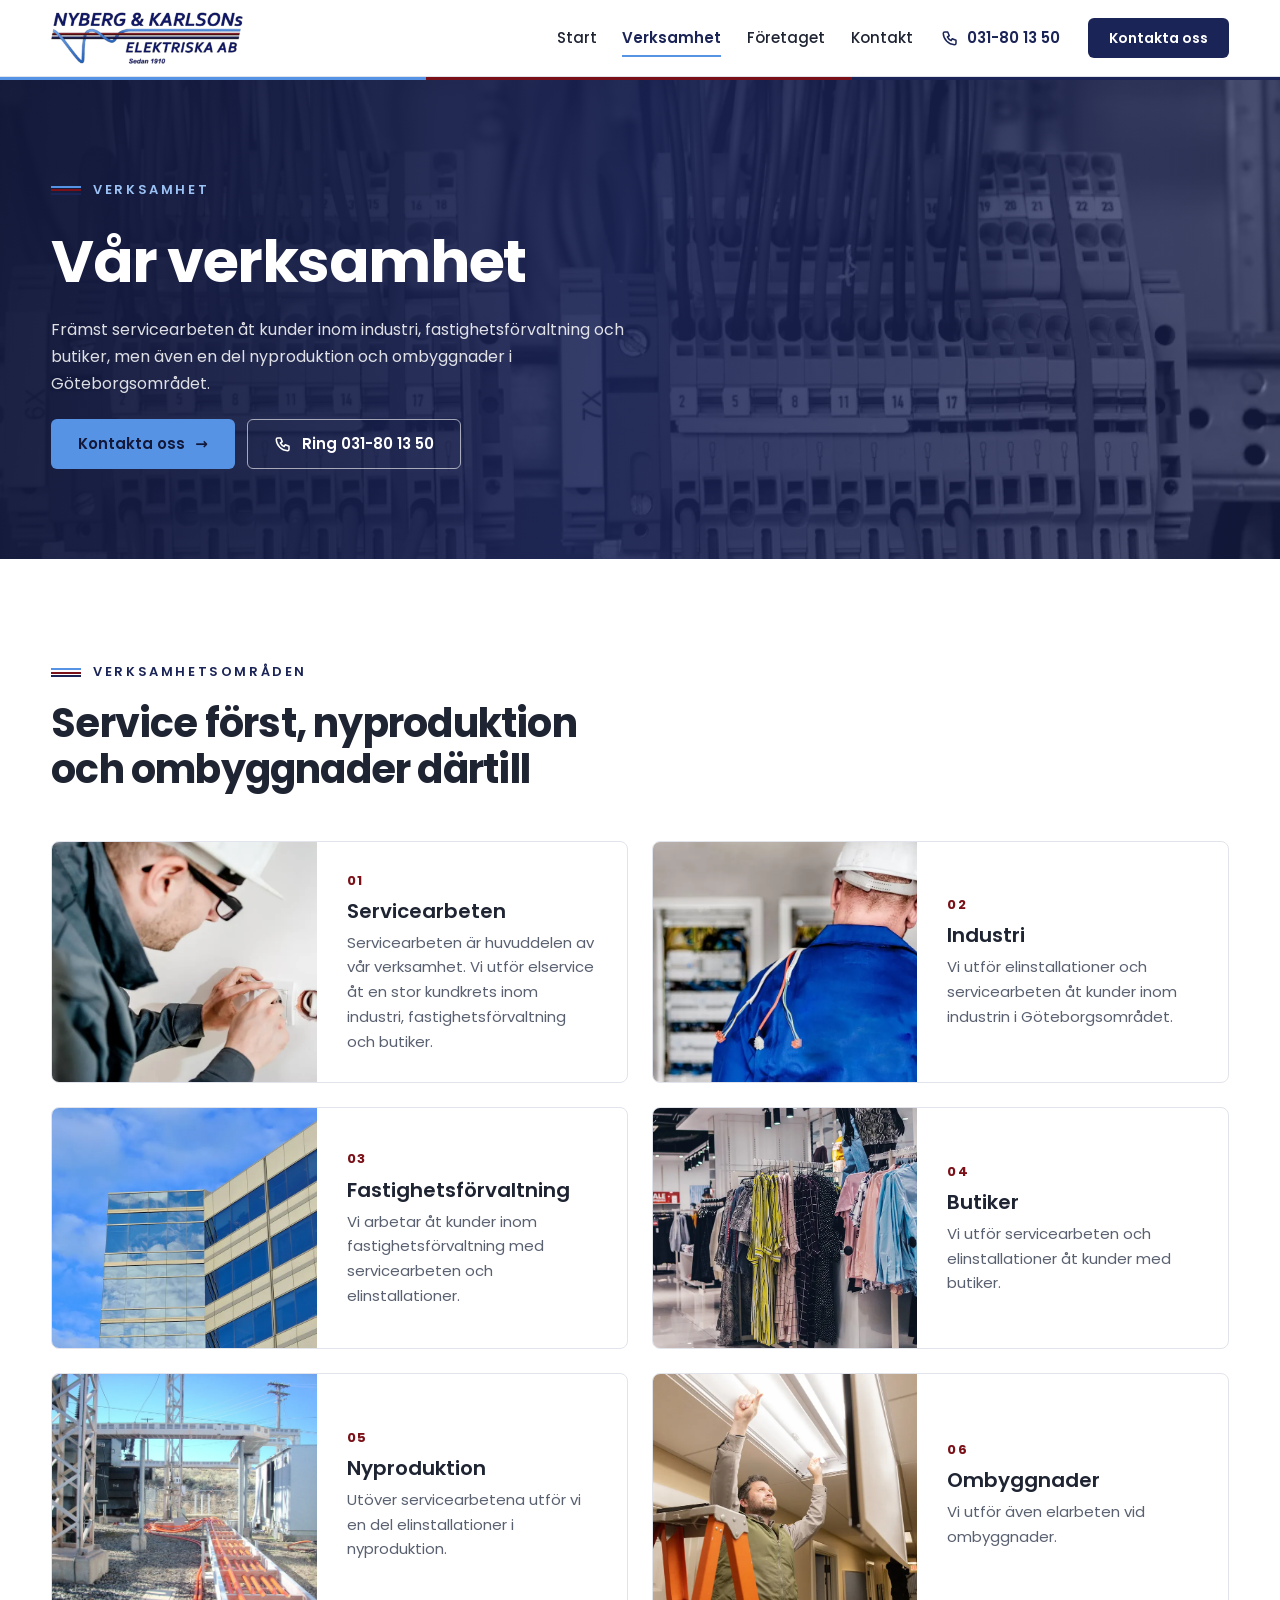
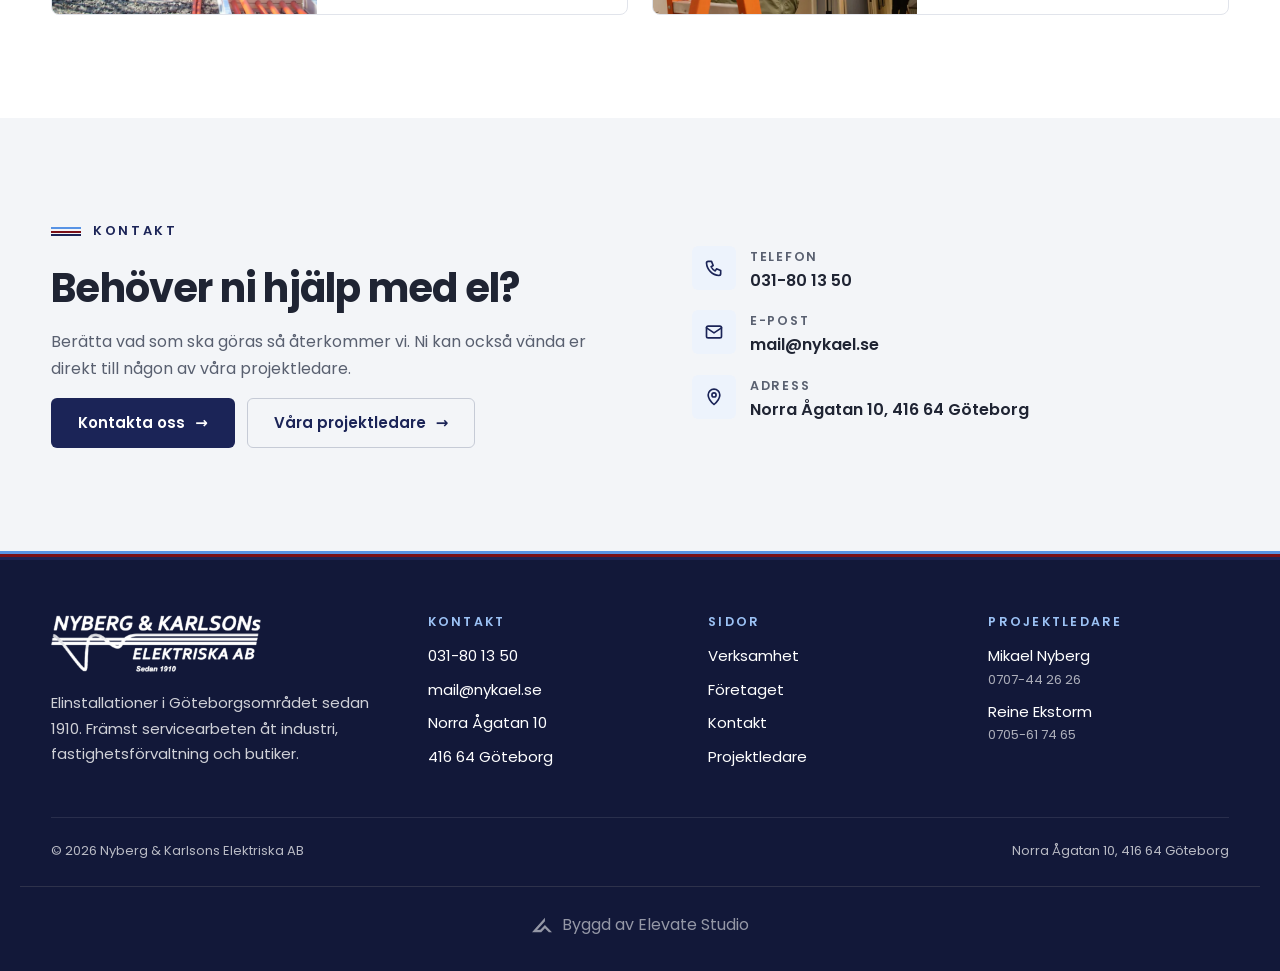
<file: site/verksamhet/index.html>
<!doctype html>
<html lang="sv">
<head>
<meta charset="utf-8">
<meta name="viewport" content="width=device-width, initial-scale=1, viewport-fit=cover">
<title>Verksamhet – elservice för industri, fastighet och butik | Nyberg &amp; Karlsons Elektriska AB</title>
<meta name="description" content="Servicearbeten och elinstallationer för industri, fastighetsförvaltning och butiker samt nyproduktion och ombyggnader i Göteborgsområdet.">
<link rel="canonical" href="https://nykael.se/verksamhet/">
<meta name="theme-color" content="#1b2457">
<meta property="og:type" content="website">
<meta property="og:locale" content="sv_SE">
<meta property="og:site_name" content="Nyberg &amp; Karlsons Elektriska AB">
<meta property="og:title" content="Verksamhet – elservice för industri, fastighet och butik | Nyberg &amp; Karlsons Elektriska AB">
<meta property="og:description" content="Servicearbeten och elinstallationer för industri, fastighetsförvaltning och butiker samt nyproduktion och ombyggnader i Göteborgsområdet.">
<meta property="og:url" content="https://nykael.se/verksamhet/">
<meta property="og:image" content="https://nykael.se/img/og-bild.jpg">
<meta property="og:image:width" content="1200">
<meta property="og:image:height" content="630">
<meta name="twitter:card" content="summary_large_image">
<link rel="icon" type="image/png" href="../img/favicon.png">
<link rel="apple-touch-icon" href="../img/apple-touch-icon.png">
<link rel="preconnect" href="https://fonts.googleapis.com">
<link rel="preconnect" href="https://fonts.gstatic.com" crossorigin>
<link rel="stylesheet" href="https://fonts.googleapis.com/css2?family=Poppins:wght@300;400;500;600;700;800&display=swap">
<link rel="stylesheet" href="../assets/style.css">
</head>
<body data-page="verksamhet">
<a class="skip" href="#innehall">Hoppa till innehållet</a>
<header class="nav"><div class="wrap">
<a class="logo" href="../index.html"><img src="../img/logo-nyberg-karlsons.png" width="640" height="176" alt="Nyberg &amp; Karlsons Elektriska AB, sedan 1910"></a>
<div class="nav-right">
<button class="burger" type="button" aria-expanded="false" aria-controls="meny"><svg viewBox="0 0 24 24" fill="none" stroke="currentColor" stroke-width="2.2" aria-hidden="true"><path d="M4 7h16M4 12h16M4 17h16"/></svg>Meny</button>
<nav aria-label="Huvudmeny"><ul class="menu" id="meny"><li><a href="../index.html">Start</a></li><li><a href="../verksamhet/" aria-current="page">Verksamhet</a></li><li><a href="../foretaget/">Företaget</a></li><li><a href="../kontakta-oss/">Kontakt</a></li></ul></nav>
<a class="nav-tel" href="tel:+4631801350" aria-label="Ring 031-80 13 50"><svg viewBox="0 0 24 24" fill="none" stroke="currentColor" stroke-width="2" stroke-linecap="round" stroke-linejoin="round" aria-hidden="true"><path d="M5 4h4l2 5-2.5 1.5a11 11 0 0 0 5 5L15 13l5 2v4a2 2 0 0 1-2 2A16 16 0 0 1 3 6a2 2 0 0 1 2-2"/></svg><span>031-80 13 50</span></a>
<a class="btn btn-navy" href="../kontakta-oss/#formular">Kontakta oss</a>
</div>
</div></header>
<main id="innehall">
<section class="hero no-cards"><div class="hero-bg"><picture><source srcset="../img/bild-elcentral-plintar.webp" type="image/webp"><img src="../img/bild-elcentral-plintar.jpg" alt="" width="1024" height="576" fetchpriority="high" decoding="async"></picture></div><div class="wrap">
<div class="hero-text"><span class="eyebrow">Verksamhet</span><h1>Vår verksamhet</h1><p class="lead">Främst servicearbeten åt kunder inom industri, fastighetsförvaltning och butiker, men även en del nyproduktion och ombyggnader i Göteborgsområdet.</p>
<div class="btns"><a class="btn btn-blue arrow" href="../kontakta-oss/#formular">Kontakta oss </a><a class="btn btn-ghost" href="tel:+4631801350"><svg viewBox="0 0 24 24" fill="none" stroke="currentColor" stroke-width="2" stroke-linecap="round" stroke-linejoin="round" aria-hidden="true"><path d="M5 4h4l2 5-2.5 1.5a11 11 0 0 0 5 5L15 13l5 2v4a2 2 0 0 1-2 2A16 16 0 0 1 3 6a2 2 0 0 1 2-2"/></svg>Ring 031-80 13 50</a></div></div>
</div></section>
<section class="sec"><div class="wrap">
<div class="sec-head"><div class="prose"><span class="eyebrow">Verksamhetsområden</span><h2 class="h2">Service först, nyproduktion och ombyggnader därtill</h2></div></div>
<div class="grid g2"><article class="svc wide" id="service"><div class="img"><picture><source srcset="../img/bild-elservice.webp" type="image/webp"><img src="../img/bild-elservice.jpg" alt="Elektriker monterar ett vägguttag" width="960" height="640" loading="lazy" decoding="async"></picture></div><div class="in"><i>01</i><h3>Servicearbeten</h3><p>Servicearbeten är huvuddelen av vår verksamhet. Vi utför elservice åt en stor kundkrets inom industri, fastighetsförvaltning och butiker.</p></div></article><article class="svc wide" id="industri"><div class="img"><picture><source srcset="../img/bild-industri-elcentral.webp" type="image/webp"><img src="../img/bild-industri-elcentral.jpg" alt="Elektriker arbetar i ett elskåp" width="960" height="640" loading="lazy" decoding="async"></picture></div><div class="in"><i>02</i><h3>Industri</h3><p>Vi utför elinstallationer och servicearbeten åt kunder inom industrin i Göteborgsområdet.</p></div></article><article class="svc wide" id="fastighet"><div class="img"><picture><source srcset="../img/bild-fastighet-kontorshus.webp" type="image/webp"><img src="../img/bild-fastighet-kontorshus.jpg" alt="Fasad på ett kontorshus" width="960" height="640" loading="lazy" decoding="async"></picture></div><div class="in"><i>03</i><h3>Fastighetsförvaltning</h3><p>Vi arbetar åt kunder inom fastighetsförvaltning med servicearbeten och elinstallationer.</p></div></article><article class="svc wide" id="butik"><div class="img"><picture><source srcset="../img/bild-butik-interior.webp" type="image/webp"><img src="../img/bild-butik-interior.jpg" alt="Interiör i en klädbutik" width="960" height="640" loading="lazy" decoding="async"></picture></div><div class="in"><i>04</i><h3>Butiker</h3><p>Vi utför servicearbeten och elinstallationer åt kunder med butiker.</p></div></article><article class="svc wide" id="nyproduktion"><div class="img"><picture><source srcset="../img/bild-nyproduktion-kabelstegar.webp" type="image/webp"><img src="../img/bild-nyproduktion-kabelstegar.jpg" alt="Kablar dragna på kabelstegar" width="960" height="640" loading="lazy" decoding="async"></picture></div><div class="in"><i>05</i><h3>Nyproduktion</h3><p>Utöver servicearbetena utför vi en del elinstallationer i nyproduktion.</p></div></article><article class="svc wide" id="ombyggnad"><div class="img"><picture><source srcset="../img/bild-ombyggnad-belysning.webp" type="image/webp"><img src="../img/bild-ombyggnad-belysning.jpg" alt="Elektriker byter belysning i ett tak" width="960" height="640" loading="lazy" decoding="async"></picture></div><div class="in"><i>06</i><h3>Ombyggnader</h3><p>Vi utför även elarbeten vid ombyggnader.</p></div></article></div></div></section>
<section class="sec gray"><div class="wrap split">
<div class="prose"><span class="eyebrow">Kontakt</span><h2 class="h2">Behöver ni hjälp med el?</h2>
<p>Berätta vad som ska göras så återkommer vi. Ni kan också vända er direkt till någon av våra projektledare.</p>
<div class="btns"><a class="btn btn-navy arrow" href="../kontakta-oss/#formular">Kontakta oss </a><a class="btn btn-line arrow" href="../kontakta-oss/#projektledare">Våra projektledare </a></div></div>
<ul class="contact-list">
<li><span class="ic"><svg viewBox="0 0 24 24" fill="none" stroke="currentColor" stroke-width="2" stroke-linecap="round" stroke-linejoin="round" aria-hidden="true"><path d="M5 4h4l2 5-2.5 1.5a11 11 0 0 0 5 5L15 13l5 2v4a2 2 0 0 1-2 2A16 16 0 0 1 3 6a2 2 0 0 1 2-2"/></svg></span><div><b>Telefon</b><a href="tel:+4631801350">031-80 13 50</a></div></li>
<li><span class="ic"><svg viewBox="0 0 24 24" fill="none" stroke="currentColor" stroke-width="2" stroke-linecap="round" stroke-linejoin="round" aria-hidden="true"><rect x="3" y="5" width="18" height="14" rx="2"/><path d="M3 7l9 6 9-6"/></svg></span><div><b>E-post</b><a href="mailto:mail@nykael.se">mail@nykael.se</a></div></li>
<li><span class="ic"><svg viewBox="0 0 24 24" fill="none" stroke="currentColor" stroke-width="2" stroke-linecap="round" stroke-linejoin="round" aria-hidden="true"><path d="M12 21s-7-6.2-7-11.5A7 7 0 0 1 19 9.5C19 14.8 12 21 12 21z"/><circle cx="12" cy="9.5" r="2.5"/></svg></span><div><b>Adress</b><a href="https://www.google.com/maps/search/?api=1&query=Norra+%C3%85gatan+10%2C+416+64+G%C3%B6teborg" target="_blank" rel="noopener">Norra Ågatan 10, 416 64 Göteborg</a></div></li>
</ul>
</div></section>
</main>
<footer class="foot"><div class="wrap">
<div class="foot-grid">
<div><a class="logo" href="../index.html"><img src="../img/logo-nyberg-karlsons-vit.png" width="640" height="176" alt="Nyberg &amp; Karlsons Elektriska AB" loading="lazy"></a>
<p>Elinstallationer i Göteborgsområdet sedan 1910. Främst servicearbeten åt industri, fastighetsförvaltning och butiker.</p></div>
<div><h2>Kontakt</h2><ul><li><a href="tel:+4631801350">031-80 13 50</a></li><li><a href="mailto:mail@nykael.se">mail@nykael.se</a></li><li>Norra Ågatan 10</li><li>416 64 Göteborg</li></ul></div>
<div><h2>Sidor</h2><ul><li><a href="../verksamhet/">Verksamhet</a></li><li><a href="../foretaget/">Företaget</a></li><li><a href="../kontakta-oss/">Kontakt</a></li><li><a href="../kontakta-oss/#projektledare">Projektledare</a></li></ul></div>
<div><h2>Projektledare</h2><ul><li><a href="mailto:mikael.nyberg@nykael.se">Mikael Nyberg</a><small>0707-44 26 26</small></li><li><a href="mailto:reine@nykael.se">Reine Ekstorm</a><small>0705-61 74 65</small></li></ul></div>
</div>
<div class="foot-bottom"><span>© 2026 Nyberg &amp; Karlsons Elektriska AB</span><span>Norra Ågatan 10, 416 64 Göteborg</span></div>
</div><!-- elevate-credit -->
<style>.elevate-credit{max-width:1240px;margin:24px auto 0;padding:20px 16px 0;border-top:1px solid rgba(128,128,128,.25);display:flex;justify-content:center;box-sizing:border-box}.elevate-credit a{display:inline-flex;align-items:center;gap:10px;padding:8px 0;font:inherit;font-size:15px;line-height:1;color:inherit;opacity:.55;text-decoration:none;transition:opacity .2s}.elevate-credit a:hover,.elevate-credit a:focus-visible{opacity:1}.elevate-credit svg{width:20px;height:20px;flex:none;display:block}@media(min-width:1024px){.elevate-credit a{font-size:16px}}</style>
<div class="elevate-credit"><a href="https://elevatestudio.nu" target="_blank" rel="noopener"><svg viewBox="0 0 1884.3 1353.9" aria-hidden="true"><path d="M0.0 1353.9 L1218.7 0.0 L1218.7 329.1 L479.7 1136.4 L786.7 1132.4 L1215.5 687.4 L1884.3 1349.9 L1590.1 1349.9 L1218.6 994.7 L865.4 1349.9Z" fill="currentColor"/></svg>Byggd av Elevate Studio</a></div>
</footer>
<script src="../assets/main.js"></script>
</body>
</html>
</file>
<file: site/assets/style.css>
/* Nyberg & Karlsons Elektriska — designsystem.
   Färgerna kommer ur logotypen: marinblå text, ljusblå våg och vinröd linje.
   Logotypens tre linjer (ljusblå, vinröd, marinblå) återkommer som motiv i rubriketiketter, navbar och sidfot. */
:root{
  --navy:#1b2457; --navy-deep:#121839; --navy-hover:#27337c;
  --blue:#5793e5; --blue-light:#9cc2f5; --blue-soft:#edf3fc;
  --maroon:#7a1018;
  --ink:#1f2433; --muted:#596070; --line:#e1e4eb;
  --light:#f3f5f8; --white:#fff;
  --shadow:0 24px 44px -24px rgba(18,24,57,.38);
  --font:"Poppins",system-ui,-apple-system,"Segoe UI",Roboto,sans-serif;
  --nav-h:clamp(70px,6vw,88px);
  --wrap:1200px;
  --radius:8px;
  --stripes:linear-gradient(var(--blue) 0 33.3%,var(--maroon) 33.3% 66.6%,var(--navy) 66.6%);
  color-scheme:light;
}
*{box-sizing:border-box}
[hidden]{display:none!important}
html{scroll-behavior:smooth;scroll-padding-top:calc(var(--nav-h) + 16px)}
@media (prefers-reduced-motion:reduce){html{scroll-behavior:auto}*{transition:none!important;animation:none!important}}
body{margin:0;background:var(--white);color:var(--ink);font-family:var(--font);font-size:16px;line-height:1.7;-webkit-font-smoothing:antialiased}
body::before{content:"";position:fixed;inset:0 0 auto;height:env(safe-area-inset-top,0px);background:var(--white);z-index:60}
img{display:block;max-width:100%}
picture{display:contents}
a{color:inherit;text-decoration:none}
h1,h2,h3,h4{margin:0;line-height:1.15;text-wrap:balance;font-weight:700;color:inherit}
p{margin:0}
ul{margin:0}
figure{margin:0}

.wrap{width:100%;max-width:calc(var(--wrap) + 2*max(16px,4vw));margin-inline:auto;
  padding-left:max(16px,4vw,env(safe-area-inset-left,0px));padding-right:max(16px,4vw,env(safe-area-inset-right,0px))}
.prose{display:flex;flex-direction:column;gap:16px;max-width:64ch}
.prose p{color:var(--muted)}
.prose strong{color:var(--ink);font-weight:600}
.prose p a{color:var(--navy);font-weight:600;text-decoration:underline;text-underline-offset:3px}
.eyebrow{display:flex;align-items:center;gap:12px;color:var(--navy);font-size:13px;font-weight:600;letter-spacing:.2em;text-transform:uppercase;margin-bottom:8px}
.eyebrow::before{content:"";width:30px;height:9px;flex:none;
  background:linear-gradient(var(--blue) 0 2px,transparent 2px 3.5px,var(--maroon) 3.5px 5.5px,transparent 5.5px 7px,var(--navy) 7px 9px)}
.h2{font-size:clamp(28px,3.1vw,42px);letter-spacing:-.02em;color:var(--ink)}
.h3{font-size:clamp(19px,1.6vw,22px);font-weight:600;color:var(--ink)}
.lead{font-size:clamp(16px,1.25vw,18px);line-height:1.7}
.skip{position:absolute;left:-999px;top:0;background:var(--navy);color:var(--white);padding:10px 16px;z-index:100;font-weight:600}
.skip:focus{left:16px;top:calc(env(safe-area-inset-top,0px) + 10px)}
:focus-visible{outline:3px solid var(--blue);outline-offset:3px}

/* ---------- navbar: vit med logotypen i färg ---------- */
.nav{position:sticky;top:env(safe-area-inset-top,0px);z-index:50;background:var(--white);height:var(--nav-h);border-bottom:1px solid var(--line)}
.nav::after{content:"";position:absolute;left:0;right:0;bottom:-4px;height:3px;background:linear-gradient(90deg,var(--blue) 0 33.3%,var(--maroon) 33.3% 66.6%,var(--navy) 66.6%)}
.nav .wrap{height:100%;display:flex;align-items:center;justify-content:space-between;gap:24px}
.logo{display:flex;align-items:center;flex:none}
.logo img{width:clamp(160px,15vw,210px);height:auto}
.nav-right{display:flex;align-items:center;gap:clamp(16px,2.2vw,32px)}
.menu{display:flex;gap:clamp(14px,2vw,28px);list-style:none;padding:0;color:var(--ink);font-weight:500;font-size:15px}
.menu a{display:block;padding-block:6px;position:relative;transition:color .15s}
.menu a:hover{color:var(--navy-hover)}
.menu a::after{content:"";position:absolute;left:0;right:0;bottom:0;height:2px;background:var(--blue);transform:scaleX(0);transform-origin:left;transition:transform .2s}
.menu a:hover::after,.menu a[aria-current="page"]::after{transform:scaleX(1)}
.menu a[aria-current="page"]{color:var(--navy);font-weight:600}
.nav-tel{display:inline-flex;align-items:center;gap:8px;color:var(--navy);font-weight:600;font-size:15px;white-space:nowrap}
.nav-tel svg{width:18px;height:18px}
.nav .btn{padding:11px 20px;font-size:14px}
.burger{display:none;background:none;border:0;color:var(--navy);font:600 15px var(--font);cursor:pointer;padding:10px 0;align-items:center;gap:8px}
.burger svg{width:22px;height:22px}
@media (max-width:1080px){
  .burger{display:inline-flex}
  .nav-right .btn{display:none}
  .menu{display:none;position:absolute;top:calc(100% + 3px);left:0;right:0;flex-direction:column;gap:0;background:var(--white);
    padding:6px max(16px,4vw) 18px;box-shadow:0 20px 30px -12px rgba(18,24,57,.25)}
  .nav.open .menu{display:flex}
  .menu a{padding:13px 0;border-bottom:1px solid var(--line)}
  .menu a::after{display:none}
}
@media (max-width:560px){.nav-tel span{display:none}.nav-tel svg{width:22px;height:22px}}

/* ---------- knappar ---------- */
.btns{display:flex;flex-wrap:wrap;gap:12px}
.btn{display:inline-flex;align-items:center;justify-content:center;gap:10px;padding:15px 26px;border-radius:6px;font:600 15px/1.2 var(--font);
  white-space:nowrap;border:1.5px solid transparent;cursor:pointer;transition:background .15s,border-color .15s,color .15s}
.btn-navy{background:var(--navy);color:var(--white)}.btn-navy:hover{background:var(--navy-hover)}
.btn-blue{background:var(--blue);color:var(--navy-deep)}.btn-blue:hover{background:var(--blue-light)}
.btn-ghost{border-color:rgba(255,255,255,.6);color:var(--white)}.btn-ghost:hover{background:rgba(255,255,255,.1)}
.btn-line{border-color:#c6cbd6;color:var(--navy)}.btn-line:hover{border-color:var(--navy);background:var(--blue-soft)}
.btn-white{background:var(--white);color:var(--navy)}.btn-white:hover{background:var(--blue-soft)}
.arrow::after{content:"→";transition:transform .15s}
.btn.arrow:hover::after{transform:translateX(3px)}
.btn svg{width:18px;height:18px}

/* ---------- hero: marinblå duoton med årtalet ---------- */
.hero{position:relative;color:var(--white);padding-top:clamp(64px,8vw,120px);background:var(--white)}
.hero-bg{position:absolute;inset:0 0 var(--overlap,90px) 0;overflow:hidden;background:var(--navy-deep)}
.hero-bg img{width:100%;height:100%;object-fit:cover;filter:grayscale(1) contrast(1.1)}
.hero-bg::after{content:"";position:absolute;inset:0;background:linear-gradient(100deg,rgba(18,24,57,.97) 0%,rgba(27,36,87,.88) 48%,rgba(27,36,87,.62) 100%)}
.hero .wrap{position:relative;z-index:2}
.hero-text{max-width:720px;display:flex;flex-direction:column;gap:22px}
.hero .eyebrow{color:var(--blue-light)}
.hero h1{font-size:clamp(36px,4.6vw,62px);letter-spacing:-.025em;line-height:1.06}
.hero .lead{color:rgba(255,255,255,.86);max-width:58ch}
.hero.no-cards{padding-bottom:clamp(60px,7vw,100px)}
.hero.no-cards .hero-bg{inset:0}
.year{position:absolute;right:max(16px,4vw);top:clamp(36px,5vw,80px);z-index:1;font-size:clamp(100px,16vw,250px);font-weight:800;letter-spacing:-.05em;line-height:.85;
  color:transparent;-webkit-text-stroke:2px rgba(156,194,245,.28);pointer-events:none;user-select:none}
@media (max-width:860px){.year{display:none}}

/* numrerade kort under heron */
.hero-list{position:relative;z-index:3;display:grid;grid-template-columns:repeat(4,1fr);margin-top:clamp(56px,7vw,96px);
  background:var(--white);border-radius:var(--radius);box-shadow:var(--shadow);overflow:hidden}
.hero-list a{display:flex;flex-direction:column;gap:6px;padding:26px 26px 24px;color:var(--ink);border-left:1px solid var(--line);transition:background .2s}
.hero-list a:first-child{border-left:0}
.hero-list a:hover{background:var(--blue-soft)}
.hero-list i{font-style:normal;font-size:13px;font-weight:700;color:var(--maroon);letter-spacing:.1em}
.hero-list b{font-size:17px;font-weight:600}
.hero-list small{color:var(--muted);font-size:14px;line-height:1.5}

/* ---------- sektioner ---------- */
.sec{padding-block:clamp(64px,8vw,110px)}
.sec.gray{background:var(--light)}
.sec.dark{background:var(--navy);color:var(--white)}
.sec.dark .h2,.sec.dark .prose strong{color:var(--white)}
.sec.dark .prose p{color:rgba(255,255,255,.8)}
.sec.dark .eyebrow{color:var(--blue-light)}
.sec-head{display:flex;justify-content:space-between;align-items:flex-end;gap:24px;flex-wrap:wrap;margin-bottom:clamp(32px,4vw,48px)}
.sec-head .prose{gap:10px}

.grid{display:grid;gap:24px}
.g2{grid-template-columns:repeat(2,1fr)}
.g3{grid-template-columns:repeat(3,1fr)}

.split{display:grid;grid-template-columns:1.05fr 1fr;gap:clamp(32px,6vw,90px);align-items:center}
.split.top{align-items:start}
.split > *{min-width:0}
.media{position:relative}
.media img{width:100%;border-radius:var(--radius);object-fit:cover;aspect-ratio:3/2;box-shadow:var(--shadow)}
.media.left img{object-position:0 50%}
.media figcaption{margin-top:12px;font-size:13.5px;color:var(--muted)}
.badge{position:absolute;left:-16px;bottom:-24px;z-index:2;background:var(--navy);color:var(--white);border-radius:6px;padding:16px 22px;box-shadow:var(--shadow);
  display:flex;flex-direction:column;line-height:1.05;border-top:4px solid var(--blue)}
.badge b{font-size:clamp(30px,3vw,40px);letter-spacing:-.03em}
.badge small{font-size:11.5px;letter-spacing:.2em;text-transform:uppercase;color:var(--blue-light);font-weight:600;margin-bottom:4px}

/* tjänstekort: bild, nummer, rubrik och text */
.svc{display:flex;flex-direction:column;background:var(--white);border-radius:var(--radius);overflow:hidden;border:1px solid var(--line);transition:box-shadow .2s,border-color .2s}
.svc:hover{box-shadow:var(--shadow);border-color:transparent}
.svc .img{aspect-ratio:3/2;overflow:hidden;background:var(--light)}
.svc .img img{width:100%;height:100%;object-fit:cover;transition:transform .5s ease}
.svc:hover .img img{transform:scale(1.03)}
.svc .in{padding:22px 24px 26px;display:flex;flex-direction:column;gap:8px}
.svc i{font-style:normal;font-size:13px;font-weight:700;color:var(--maroon);letter-spacing:.1em}
.svc h3{font-size:20px;font-weight:600}
.svc p{color:var(--muted);font-size:15px;line-height:1.65}
.svc.wide{flex-direction:row}
.svc.wide .img{flex:0 0 46%;aspect-ratio:auto;min-height:240px}
.svc.wide .in{justify-content:center;padding:28px 30px}

.chk{display:inline-flex;align-items:flex-start;gap:10px;font-weight:500;font-size:15px}
.chk::before{content:"";width:20px;height:20px;margin-top:3px;border-radius:4px;flex:none;background:var(--navy) url("data:image/svg+xml,%3Csvg xmlns='http://www.w3.org/2000/svg' viewBox='0 0 24 24' fill='none' stroke='white' stroke-width='3.5'%3E%3Cpath d='M5 12l5 5 9-10'/%3E%3C/svg%3E") center/12px no-repeat}
.checklist{list-style:none;padding:0;display:grid;gap:12px}
.checklist.cols{grid-template-columns:1fr 1fr;gap:12px 28px}

/* fakta i mörk sektion */
.facts{display:grid;grid-template-columns:repeat(3,1fr);gap:clamp(24px,3vw,40px)}
.fact{border-top:1px solid rgba(255,255,255,.22);padding-top:24px;display:flex;flex-direction:column;gap:10px}
.fact .num{font-size:clamp(40px,4.4vw,62px);font-weight:800;letter-spacing:-.04em;line-height:1}
.fact .num.word{font-size:clamp(26px,2.6vw,36px);letter-spacing:-.02em;line-height:1.15}
.fact h3{font-size:17px;font-weight:600;color:var(--blue-light)}
.fact p{color:rgba(255,255,255,.76);font-size:15px}

/* personal */
.person{background:var(--white);border-radius:var(--radius);border:1px solid var(--line);border-top:4px solid var(--navy);padding:clamp(24px,2.6vw,32px);display:flex;gap:20px;align-items:flex-start}
.person .av{width:60px;height:60px;border-radius:6px;background:var(--blue-soft);color:var(--navy);display:grid;place-items:center;font-weight:700;font-size:20px;flex:none}
.person h3{font-size:clamp(19px,1.7vw,22px)}
.person .role{color:var(--maroon);font-size:12.5px;font-weight:600;letter-spacing:.16em;text-transform:uppercase}
.person ul{list-style:none;padding:0;margin-top:14px;display:grid;gap:8px}
.person li a{display:inline-flex;align-items:center;gap:10px;font-weight:500}
.person li a:hover{color:var(--navy);text-decoration:underline;text-underline-offset:3px}
.person li svg{width:18px;height:18px;color:var(--navy);flex:none}

/* kontaktlista */
.contact-list{list-style:none;padding:0;display:grid;gap:16px}
.contact-list li{display:flex;gap:14px;align-items:flex-start}
.contact-list .ic{width:44px;height:44px;border-radius:6px;background:var(--blue-soft);color:var(--navy);display:grid;place-items:center;flex:none}
.contact-list .ic svg{width:20px;height:20px}
.contact-list b{display:block;font-size:12.5px;letter-spacing:.14em;text-transform:uppercase;color:var(--muted);font-weight:600}
.contact-list a,.contact-list span{font-weight:600;color:var(--ink)}
.contact-list a:hover{color:var(--navy);text-decoration:underline;text-underline-offset:3px}
.sec.dark .contact-list .ic{background:rgba(255,255,255,.1);color:var(--blue-light)}
.sec.dark .contact-list b{color:rgba(255,255,255,.6)}
.sec.dark .contact-list a,.sec.dark .contact-list span{color:var(--white)}

/* kontaktformulär */
.form{background:var(--white);border-radius:var(--radius);border:1px solid var(--line);box-shadow:var(--shadow);padding:clamp(24px,3vw,38px);display:grid;gap:14px}
.form h3{font-size:20px;font-weight:600;margin-bottom:4px}
.form label{display:grid;gap:6px;font-size:14px;font-weight:500;align-content:start}
.form .opt{color:var(--muted);font-weight:400}
.form input,.form textarea,.form select{width:100%;font:400 15px var(--font);color:var(--ink);border:1.5px solid var(--line);border-radius:6px;padding:12px 14px;background:var(--white)}
.form input:focus,.form textarea:focus,.form select:focus{outline:none;border-color:var(--navy);box-shadow:0 0 0 3px rgba(87,147,229,.22)}
.form textarea{min-height:130px;resize:vertical}
.form .two{display:grid;grid-template-columns:1fr 1fr;gap:14px}
.form .note{font-size:13px;color:var(--muted);line-height:1.55}
.form .msg{font-size:14px;color:#1f6b3a;font-weight:500}
.form .msg:empty{display:none}
.form .msg[data-err]{color:var(--maroon)}

/* ---------- footer ---------- */
.foot{background:var(--navy-deep);color:var(--white);padding-block:64px calc(28px + env(safe-area-inset-bottom,0px));position:relative}
.foot::before{content:"";position:absolute;inset:0 0 auto;height:9px;background:var(--stripes)}
.foot-grid{display:grid;grid-template-columns:1.4fr 1fr 1fr 1fr;gap:40px}
.foot h2{font-size:12.5px;letter-spacing:.18em;text-transform:uppercase;font-weight:600;margin-bottom:14px;color:var(--blue-light)}
.foot ul{list-style:none;padding:0;display:grid;gap:8px;font-size:15px}
.foot ul a:hover{text-decoration:underline;text-underline-offset:3px}
.foot .logo img{width:210px;margin-bottom:18px}
.foot p{opacity:.8;font-size:15px}
.foot small{display:block;opacity:.65;font-size:13px}
.foot-bottom{margin-top:48px;padding-top:22px;border-top:1px solid rgba(255,255,255,.14);display:flex;justify-content:space-between;flex-wrap:wrap;gap:12px;font-size:13px;opacity:.7}

main{overflow-x:clip}

/* ---------- responsivt ---------- */
@media (max-width:1020px){
  .hero-list{grid-template-columns:repeat(2,1fr)}
  .hero-list a:nth-child(3){border-left:0}
  .hero-list a:nth-child(n+3){border-top:1px solid var(--line)}
  .g3{grid-template-columns:repeat(2,1fr)}
  .foot-grid{grid-template-columns:1fr 1fr}
  .svc.wide{flex-direction:column}.svc.wide .img{flex:none;aspect-ratio:3/2;min-height:0}
}
@media (max-width:760px){
  .split,.g2,.g3,.facts{grid-template-columns:1fr}
  .checklist.cols,.form .two{grid-template-columns:1fr}
  .foot-grid{grid-template-columns:1fr}
  .badge{left:12px;bottom:-20px}
  .person{flex-direction:column}
}
@media (max-width:460px){
  .hero-list{grid-template-columns:1fr}
  .hero-list a{border-left:0;border-top:1px solid var(--line);padding:18px 20px}
  .hero-list a:first-child{border-top:0}
}
</file>
